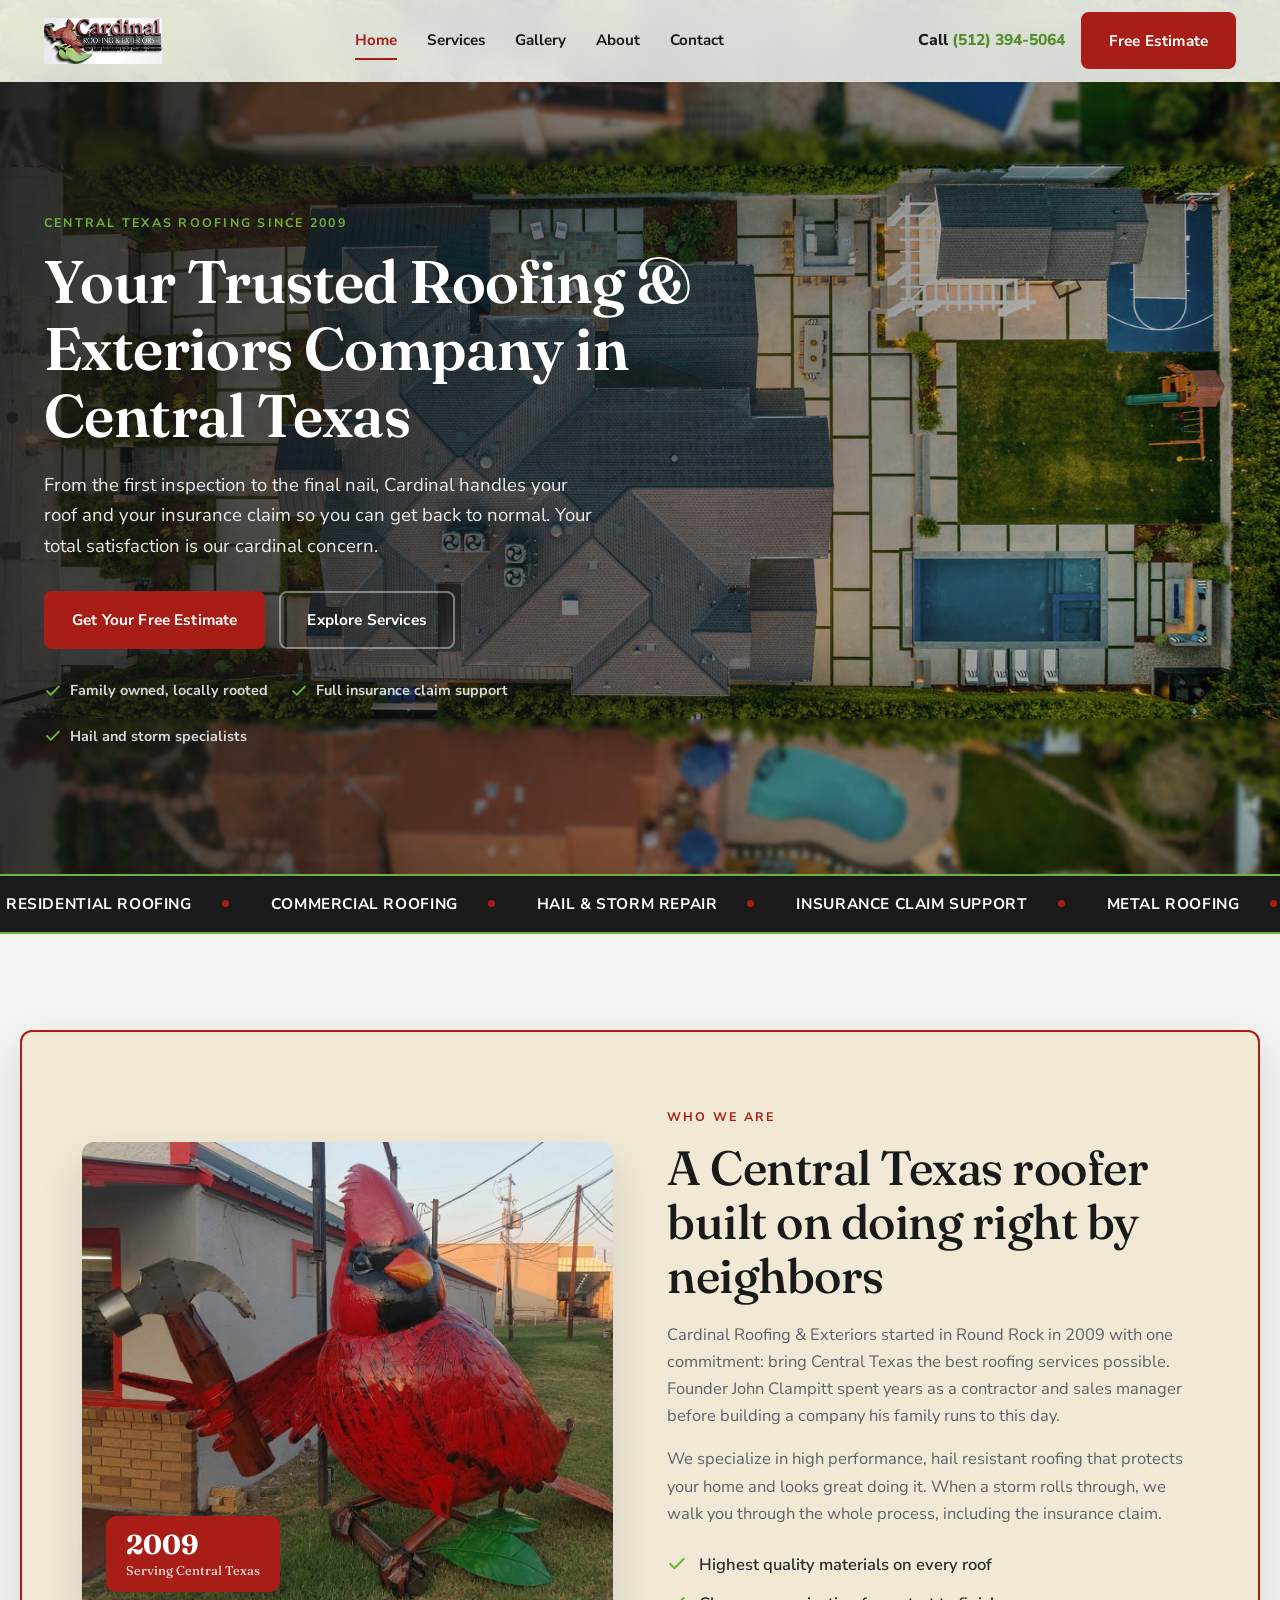
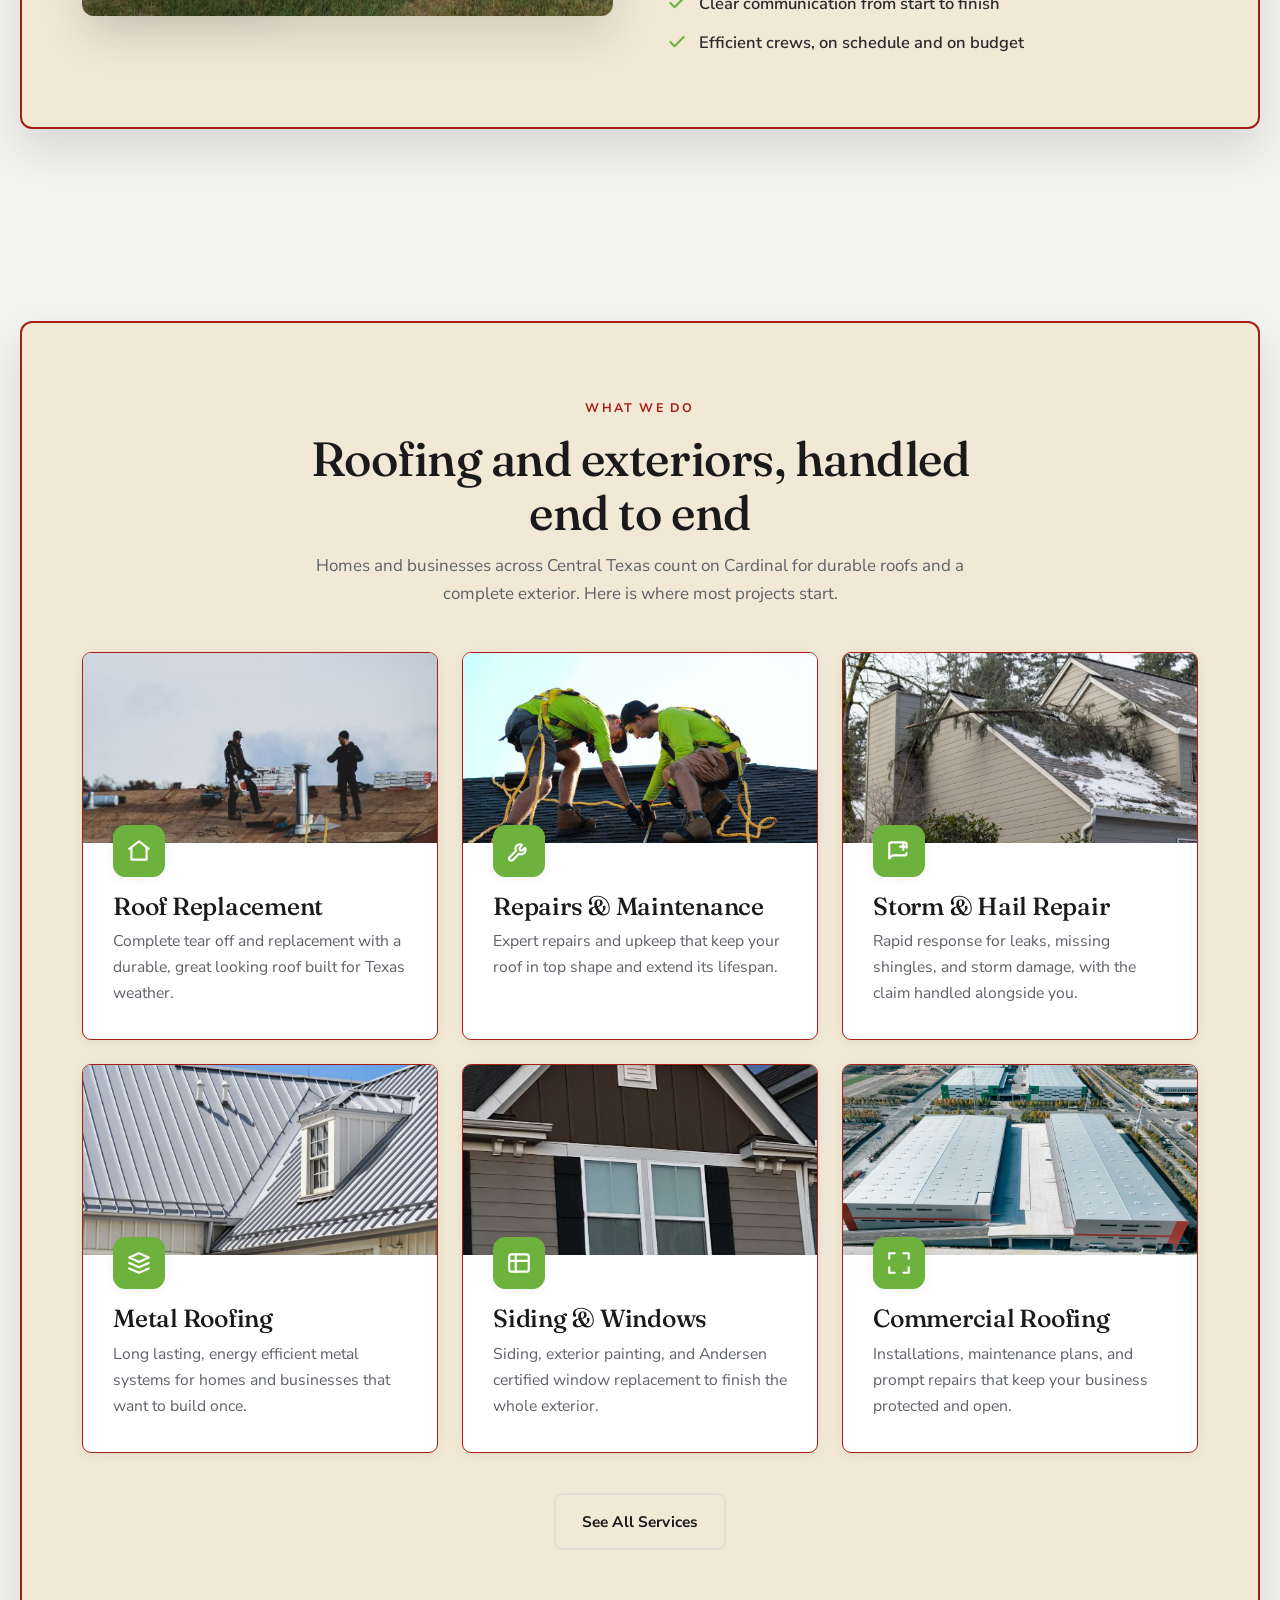
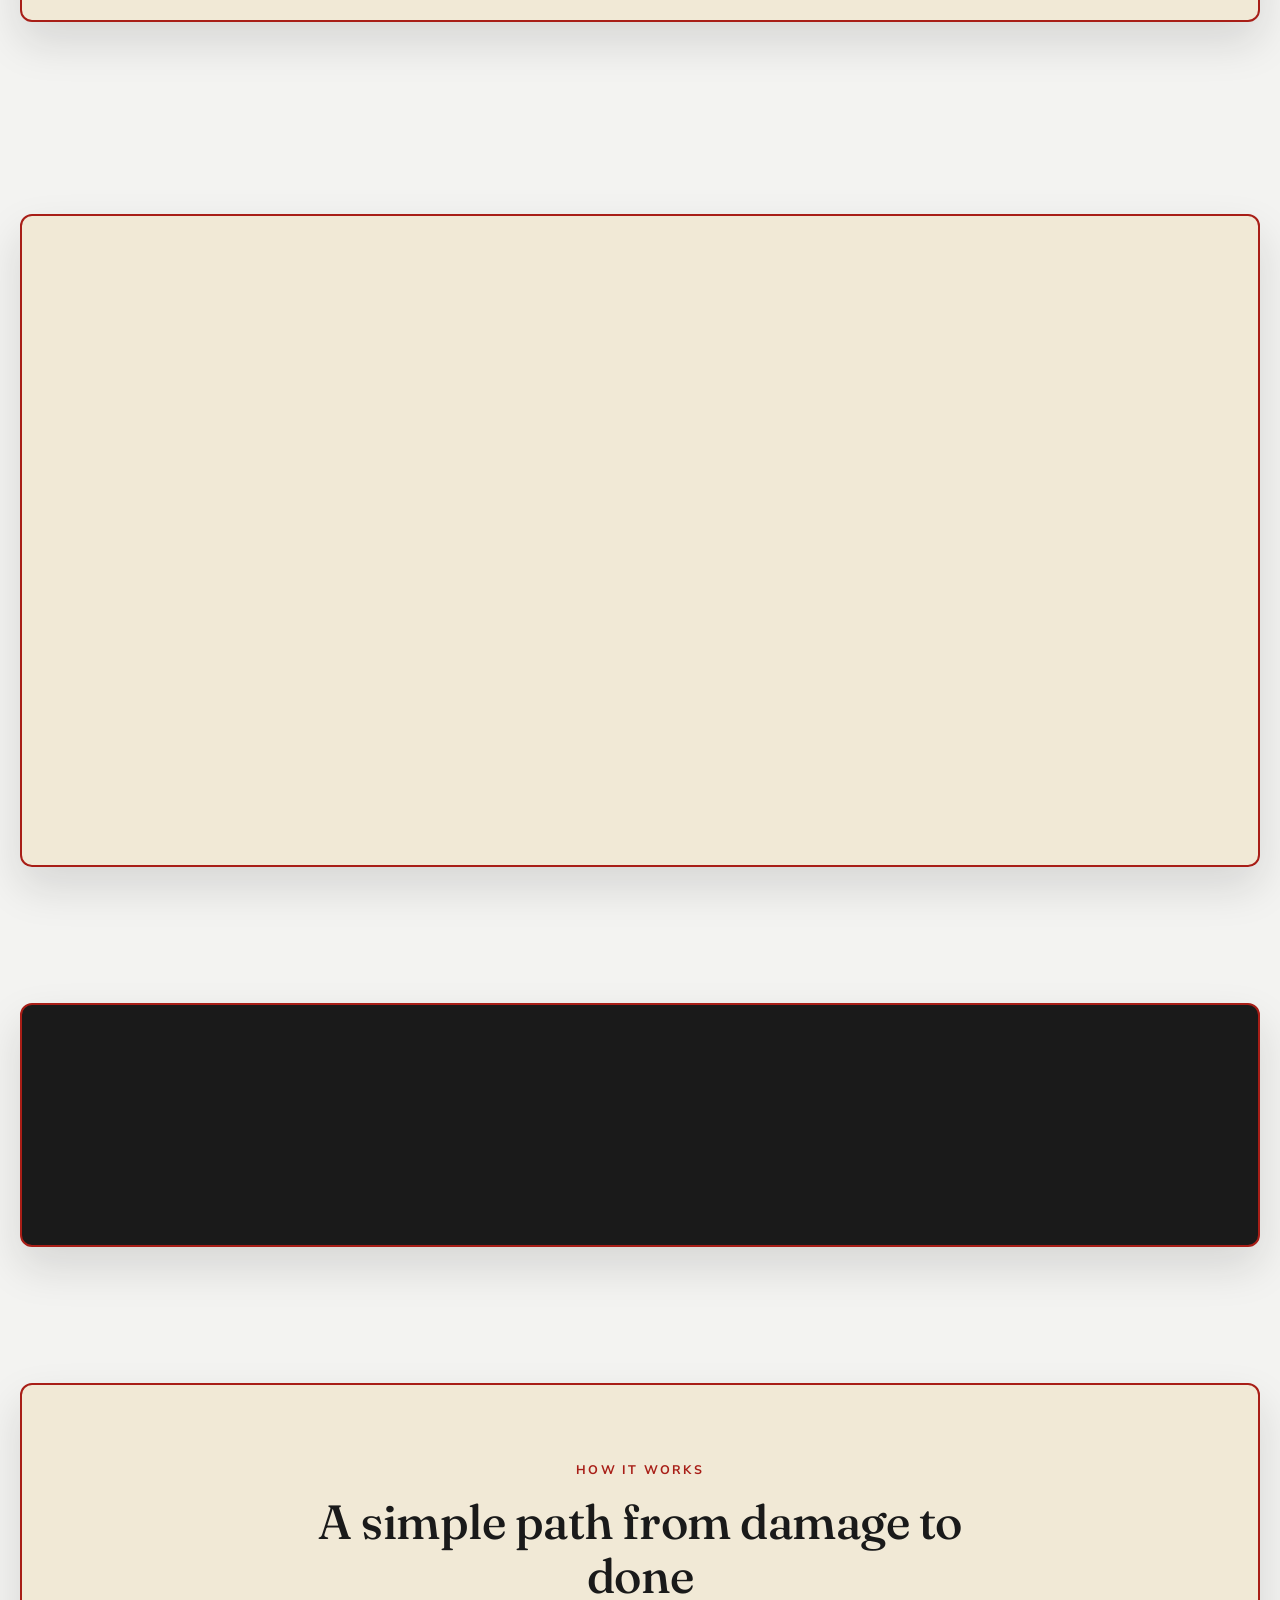
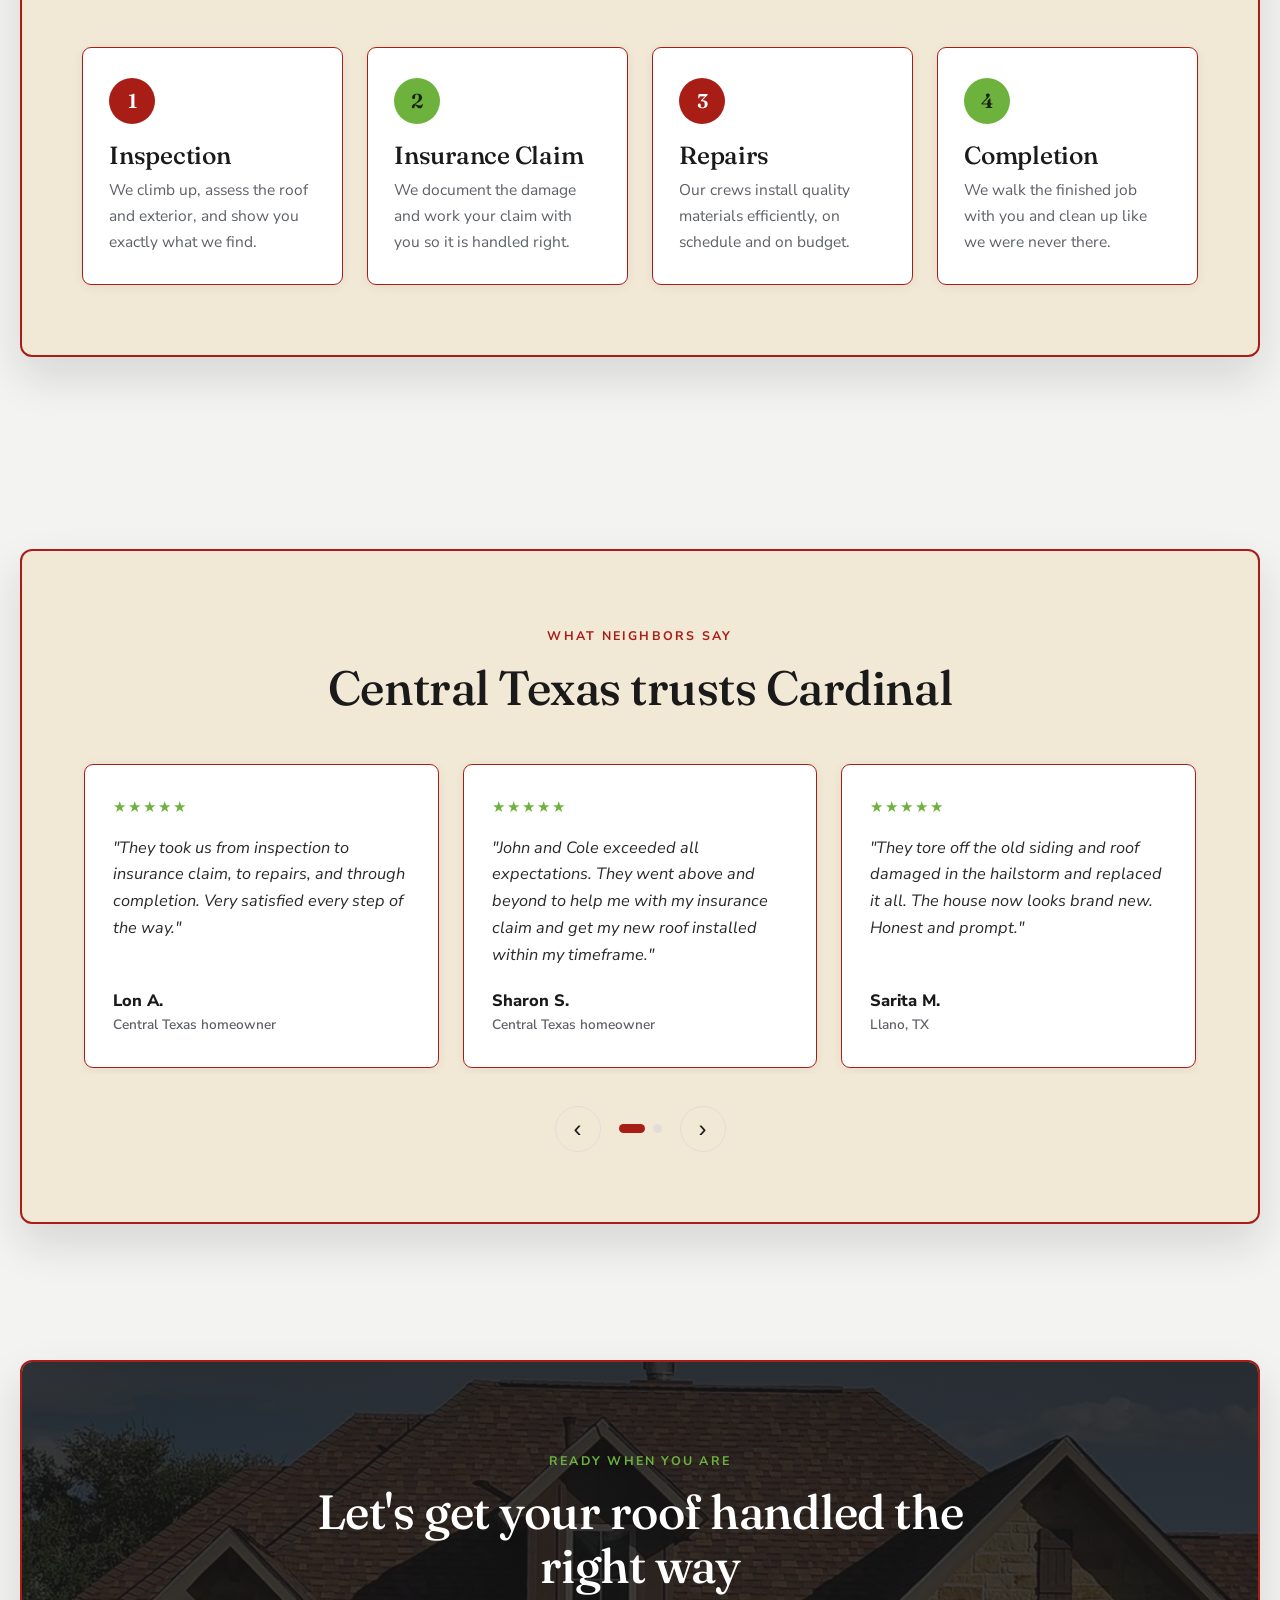
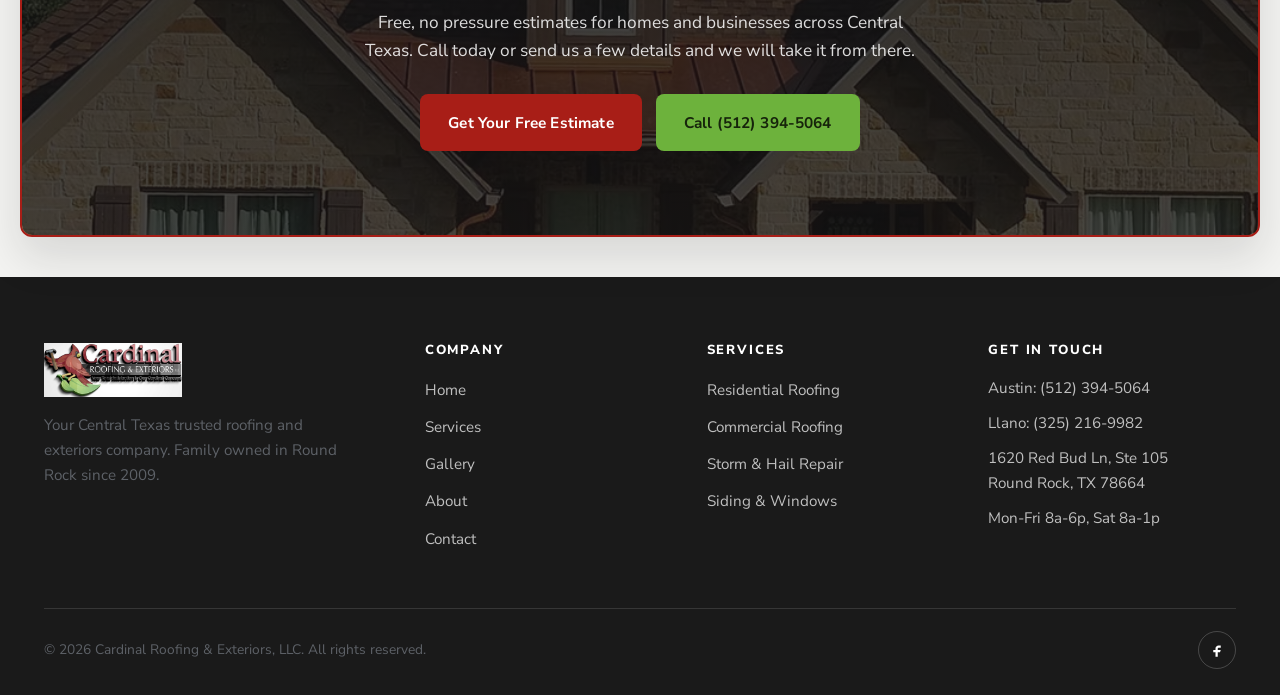
<file: index.html>
<!DOCTYPE html>
<html lang="en">
<head>
  <meta charset="UTF-8" />
  <meta name="viewport" content="width=device-width, initial-scale=1.0" />
  <title>Cardinal Roofing &amp; Exteriors | Trusted Roofers in Central Texas</title>
  <meta name="description" content="Cardinal Roofing & Exteriors is a Round Rock roofing company serving Central Texas since 2009. Residential and commercial roofing, storm and hail repair, and full insurance claim support." />
  <link rel="canonical" href="https://www.cardinalroofs.com/" />
  <meta property="og:type" content="website" />
  <meta property="og:title" content="Cardinal Roofing & Exteriors | Trusted Roofers in Central Texas" />
  <meta property="og:description" content="Residential and commercial roofing, storm and hail repair, and full insurance claim support across Central Texas since 2009." />
  <meta property="og:image" content="assets/og-image.jpg" />
  <link rel="icon" type="image/png" href="assets/favicon.png" />
  <link rel="preconnect" href="https://fonts.googleapis.com" />
  <link rel="preconnect" href="https://fonts.gstatic.com" crossorigin />
  <link href="https://fonts.googleapis.com/css2?family=Fraunces:opsz,wght@9..144,400;9..144,500;9..144,600&family=Nunito+Sans:wght@400;600;700;800&display=swap" rel="stylesheet" />
  <link rel="stylesheet" href="styles.css" />
  <script type="application/ld+json">
  {
    "@context": "https://schema.org",
    "@type": "RoofingContractor",
    "name": "Cardinal Roofing & Exteriors, LLC",
    "image": "https://www.cardinalroofs.com/assets/og-image.jpg",
    "url": "https://www.cardinalroofs.com/",
    "telephone": "+1-512-394-5064",
    "priceRange": "$$",
    "foundingDate": "2009",
    "slogan": "Your Total Satisfaction is Our Cardinal Concern!",
    "address": {
      "@type": "PostalAddress",
      "streetAddress": "1620 Red Bud Ln, Ste 105",
      "addressLocality": "Round Rock",
      "addressRegion": "TX",
      "postalCode": "78664",
      "addressCountry": "US"
    },
    "areaServed": "Central Texas",
    "openingHours": ["Mo-Fr 08:00-18:00", "Sa 08:00-13:00"],
    "sameAs": ["https://www.facebook.com/cardinalroofs/"]
  }
  </script>
</head>
<body data-page="home">

  <!-- NAV -->
  <header class="nav" id="nav">
    <div class="nav-inner">
      <a href="index.html" class="brand" aria-label="Cardinal Roofing and Exteriors home">
        <img src="assets/logo.png" alt="Cardinal Roofing & Exteriors" />
      </a>
      <nav class="nav-links" aria-label="Primary">
        <a href="index.html" data-nav="home">Home</a>
        <a href="services.html" data-nav="services">Services</a>
        <a href="gallery.html" data-nav="gallery">Gallery</a>
        <a href="about.html" data-nav="about">About</a>
        <a href="contact.html" data-nav="contact">Contact</a>
      </nav>
      <div class="nav-cta">
        <span class="nav-phone">Call <span>(512) 394-5064</span></span>
        <a href="contact.html" class="btn btn-primary">Free Estimate</a>
      </div>
      <button class="hamburger" aria-label="Menu" aria-expanded="false"><span></span><span></span><span></span></button>
    </div>
  </header>

  <!-- HERO -->
  <section class="hero" style="background-image:url('assets/hero-home.jpg')">
    <div class="container">
      <div class="hero-content">
        <span class="eyebrow">Central Texas Roofing Since 2009</span>
        <h1>Your Trusted Roofing &amp; Exteriors Company in Central Texas</h1>
        <p>From the first inspection to the final nail, Cardinal handles your roof and your insurance claim so you can get back to normal. Your total satisfaction is our cardinal concern.</p>
        <div class="hero-actions">
          <a href="contact.html" class="btn btn-primary">Get Your Free Estimate</a>
          <a href="services.html" class="btn btn-ghost-light">Explore Services</a>
        </div>
        <div class="hero-trust">
          <span><svg width="18" height="18" viewBox="0 0 24 24" fill="none" stroke="currentColor" stroke-width="2.4" stroke-linecap="round" stroke-linejoin="round"><path d="M20 6 9 17l-5-5"/></svg> Family owned, locally rooted</span>
          <span><svg width="18" height="18" viewBox="0 0 24 24" fill="none" stroke="currentColor" stroke-width="2.4" stroke-linecap="round" stroke-linejoin="round"><path d="M20 6 9 17l-5-5"/></svg> Full insurance claim support</span>
          <span><svg width="18" height="18" viewBox="0 0 24 24" fill="none" stroke="currentColor" stroke-width="2.4" stroke-linecap="round" stroke-linejoin="round"><path d="M20 6 9 17l-5-5"/></svg> Hail and storm specialists</span>
        </div>
      </div>
    </div>
  </section>

  <!-- MARQUEE -->
  <div class="marquee" aria-hidden="true">
    <div class="marquee-track">
      <span class="marquee-item">Residential Roofing</span>
      <span class="marquee-item">Commercial Roofing</span>
      <span class="marquee-item">Hail &amp; Storm Repair</span>
      <span class="marquee-item">Insurance Claim Support</span>
      <span class="marquee-item">Metal Roofing</span>
      <span class="marquee-item">Siding &amp; Windows</span>
      <span class="marquee-item">Serving Central Texas</span>
      <span class="marquee-item">Residential Roofing</span>
      <span class="marquee-item">Commercial Roofing</span>
      <span class="marquee-item">Hail &amp; Storm Repair</span>
      <span class="marquee-item">Insurance Claim Support</span>
      <span class="marquee-item">Metal Roofing</span>
      <span class="marquee-item">Siding &amp; Windows</span>
      <span class="marquee-item">Serving Central Texas</span>
    </div>
  </div>

  <!-- INTRO -->
  <section class="section card-section">
    <div class="container">
      <div class="split reveal">
        <div class="split-media">
          <img src="assets/intro-main.jpg" alt="Cardinal Roofing crew installing a new residential roof" />
          <div class="media-badge"><strong>2009</strong><span>Serving Central Texas</span></div>
        </div>
        <div class="split-body">
          <span class="eyebrow">Who We Are</span>
          <h2>A Central Texas roofer built on doing right by neighbors</h2>
          <p>Cardinal Roofing &amp; Exteriors started in Round Rock in 2009 with one commitment: bring Central Texas the best roofing services possible. Founder John Clampitt spent years as a contractor and sales manager before building a company his family runs to this day.</p>
          <p>We specialize in high performance, hail resistant roofing that protects your home and looks great doing it. When a storm rolls through, we walk you through the whole process, including the insurance claim.</p>
          <ul class="checklist">
            <li><svg width="20" height="20" viewBox="0 0 24 24" fill="none" stroke="currentColor" stroke-width="2.6" stroke-linecap="round" stroke-linejoin="round"><path d="M20 6 9 17l-5-5"/></svg> Highest quality materials on every roof</li>
            <li><svg width="20" height="20" viewBox="0 0 24 24" fill="none" stroke="currentColor" stroke-width="2.6" stroke-linecap="round" stroke-linejoin="round"><path d="M20 6 9 17l-5-5"/></svg> Clear communication from start to finish</li>
            <li><svg width="20" height="20" viewBox="0 0 24 24" fill="none" stroke="currentColor" stroke-width="2.6" stroke-linecap="round" stroke-linejoin="round"><path d="M20 6 9 17l-5-5"/></svg> Efficient crews, on schedule and on budget</li>
          </ul>
        </div>
      </div>
    </div>
  </section>

  <!-- SERVICES PREVIEW -->
  <section class="section section-soft card-section">
    <div class="container">
      <div class="section-head center reveal">
        <span class="eyebrow">What We Do</span>
        <h2>Roofing and exteriors, handled end to end</h2>
        <p>Homes and businesses across Central Texas count on Cardinal for durable roofs and a complete exterior. Here is where most projects start.</p>
      </div>
      <div class="grid grid-3">
        <article class="tile tile--photo reveal">
          <img class="tile-photo" src="assets/service-roof-replacement.jpg" alt="New roof replacement on a Central Texas home" />
          <div class="tile-inner">
            <div class="tile-icon"><svg width="26" height="26" viewBox="0 0 24 24" fill="none" stroke="currentColor" stroke-width="2" stroke-linecap="round" stroke-linejoin="round"><path d="m3 10 9-7 9 7"/><path d="M5 9v11h14V9"/></svg></div>
            <h3>Roof Replacement</h3>
            <p>Complete tear off and replacement with a durable, great looking roof built for Texas weather.</p>
          </div>
        </article>
        <article class="tile tile--photo reveal">
          <img class="tile-photo" src="assets/service-repairs.jpg" alt="Roofer repairing a residential roof" />
          <div class="tile-inner">
            <div class="tile-icon"><svg width="26" height="26" viewBox="0 0 24 24" fill="none" stroke="currentColor" stroke-width="2" stroke-linecap="round" stroke-linejoin="round"><path d="M14.7 6.3a4 4 0 0 0-5.4 5.4l-6 6a2 2 0 0 0 2.8 2.8l6-6a4 4 0 0 0 5.4-5.4l-2.5 2.5-2.1-.4-.4-2.1z"/></svg></div>
            <h3>Repairs &amp; Maintenance</h3>
            <p>Expert repairs and upkeep that keep your roof in top shape and extend its lifespan.</p>
          </div>
        </article>
        <article class="tile tile--photo reveal">
          <img class="tile-photo" src="assets/service-storm.jpg" alt="Storm and hail damaged roof" />
          <div class="tile-inner">
            <div class="tile-icon"><svg width="26" height="26" viewBox="0 0 24 24" fill="none" stroke="currentColor" stroke-width="2" stroke-linecap="round" stroke-linejoin="round"><path d="M19 9V6a2 2 0 0 0-2-2H5a2 2 0 0 0-2 2v13l3-3h11a2 2 0 0 0 2-2"/><path d="M13 8h6"/><path d="M16 5v6"/></svg></div>
            <h3>Storm &amp; Hail Repair</h3>
            <p>Rapid response for leaks, missing shingles, and storm damage, with the claim handled alongside you.</p>
          </div>
        </article>
        <article class="tile tile--photo reveal">
          <img class="tile-photo" src="assets/service-metal.jpg" alt="Metal roof on a Central Texas property" />
          <div class="tile-inner">
            <div class="tile-icon"><svg width="26" height="26" viewBox="0 0 24 24" fill="none" stroke="currentColor" stroke-width="2" stroke-linecap="round" stroke-linejoin="round"><path d="m3 7 9-4 9 4-9 4-9-4z"/><path d="m3 12 9 4 9-4"/><path d="m3 17 9 4 9-4"/></svg></div>
            <h3>Metal Roofing</h3>
            <p>Long lasting, energy efficient metal systems for homes and businesses that want to build once.</p>
          </div>
        </article>
        <article class="tile tile--photo reveal">
          <img class="tile-photo" src="assets/service-siding.jpg" alt="New siding and windows on a home" />
          <div class="tile-inner">
            <div class="tile-icon"><svg width="26" height="26" viewBox="0 0 24 24" fill="none" stroke="currentColor" stroke-width="2" stroke-linecap="round" stroke-linejoin="round"><rect x="3" y="4" width="18" height="16" rx="2"/><path d="M3 10h18M9 4v16"/></svg></div>
            <h3>Siding &amp; Windows</h3>
            <p>Siding, exterior painting, and Andersen certified window replacement to finish the whole exterior.</p>
          </div>
        </article>
        <article class="tile tile--photo reveal">
          <img class="tile-photo" src="assets/service-commercial.jpg" alt="Commercial building roof" />
          <div class="tile-inner">
            <div class="tile-icon"><svg width="26" height="26" viewBox="0 0 24 24" fill="none" stroke="currentColor" stroke-width="2" stroke-linecap="round" stroke-linejoin="round"><path d="M16 3h5v5"/><path d="M8 3H3v5"/><path d="M3 16v5h5"/><path d="M16 21h5v-5"/></svg></div>
            <h3>Commercial Roofing</h3>
            <p>Installations, maintenance plans, and prompt repairs that keep your business protected and open.</p>
          </div>
        </article>
      </div>
      <div class="section-head center" style="margin: 40px auto 0;">
        <a href="services.html" class="btn btn-outline">See All Services</a>
      </div>
    </div>
  </section>

  <!-- STORM / INSURANCE FEATURE -->
  <section class="section card-section">
    <div class="container">
      <div class="split reverse reveal">
        <div class="split-media">
          <img src="assets/storm-insurance.jpg" alt="Roof with hail damage being inspected for an insurance claim" />
          <div class="media-badge" style="background:var(--green);color:#16240b;"><strong>Claims</strong><span>Handled with you</span></div>
        </div>
        <div class="split-body">
          <span class="eyebrow">Storm &amp; Insurance Claims</span>
          <h2>We take you from inspection to insurance claim to done</h2>
          <p>After a Central Texas hailstorm, the roof is only half the job. The paperwork is the other half. Cardinal inspects the damage, documents it, and works your claim right alongside you so nothing falls through the cracks.</p>
          <p>Our customers say it best: we take them from inspection, to the insurance claim, to repairs, and through completion, satisfied every step of the way.</p>
          <div class="hero-actions" style="margin-top:26px;">
            <a href="contact.html" class="btn btn-primary">Start Your Claim</a>
          </div>
        </div>
      </div>
    </div>
  </section>

  <!-- STATS -->
  <section class="stats">
    <div class="container">
      <div class="grid grid-4">
        <div class="stat reveal"><strong>2009</strong><span>Serving Central TX Since</span></div>
        <div class="stat reveal"><strong>19<em>+</em></strong><span>Central Texas Towns</span></div>
        <div class="stat reveal"><strong>100<em>%</em></strong><span>Insurance Claim Support</span></div>
        <div class="stat reveal"><strong>5<em>&#9733;</em></strong><span>Homeowner Rated</span></div>
      </div>
    </div>
  </section>

  <!-- PROCESS -->
  <section class="section card-section">
    <div class="container">
      <div class="section-head center reveal">
        <span class="eyebrow">How It Works</span>
        <h2>A simple path from damage to done</h2>
      </div>
      <div class="grid grid-4 steps">
        <div class="step reveal"><div class="step-num">1</div><h3>Inspection</h3><p>We climb up, assess the roof and exterior, and show you exactly what we find.</p></div>
        <div class="step reveal"><div class="step-num">2</div><h3>Insurance Claim</h3><p>We document the damage and work your claim with you so it is handled right.</p></div>
        <div class="step reveal"><div class="step-num">3</div><h3>Repairs</h3><p>Our crews install quality materials efficiently, on schedule and on budget.</p></div>
        <div class="step reveal"><div class="step-num">4</div><h3>Completion</h3><p>We walk the finished job with you and clean up like we were never there.</p></div>
      </div>
    </div>
  </section>

  <!-- TESTIMONIALS -->
  <section class="section section-soft card-section">
    <div class="container">
      <div class="section-head center reveal">
        <span class="eyebrow">What Neighbors Say</span>
        <h2>Central Texas trusts Cardinal</h2>
      </div>
      <div class="carousel reveal" data-carousel>
        <div class="carousel-viewport">
          <div class="carousel-track">
            <figure class="quote carousel-slide">
              <div class="stars">&#9733;&#9733;&#9733;&#9733;&#9733;</div>
              <p>"They took us from inspection to insurance claim, to repairs, and through completion. Very satisfied every step of the way."</p>
              <figcaption class="who">Lon A.<span>Central Texas homeowner</span></figcaption>
            </figure>
            <figure class="quote carousel-slide">
              <div class="stars">&#9733;&#9733;&#9733;&#9733;&#9733;</div>
              <p>"John and Cole exceeded all expectations. They went above and beyond to help me with my insurance claim and get my new roof installed within my timeframe."</p>
              <figcaption class="who">Sharon S.<span>Central Texas homeowner</span></figcaption>
            </figure>
            <figure class="quote carousel-slide">
              <div class="stars">&#9733;&#9733;&#9733;&#9733;&#9733;</div>
              <p>"They tore off the old siding and roof damaged in the hailstorm and replaced it all. The house now looks brand new. Honest and prompt."</p>
              <figcaption class="who">Sarita M.<span>Llano, TX</span></figcaption>
            </figure>
            <figure class="quote carousel-slide">
              <div class="stars">&#9733;&#9733;&#9733;&#9733;&#9733;</div>
              <p>"Cardinal just finished my roof. They are very professional and do a great job. I highly recommend them."</p>
              <figcaption class="who">Kay W.<span>Central Texas homeowner</span></figcaption>
            </figure>
            <figure class="quote carousel-slide">
              <div class="stars">&#9733;&#9733;&#9733;&#9733;&#9733;</div>
              <p>"I could not be happier with the experience we had with Cardinal. After the hail storm we needed our roof and gutters replaced, and they handled all of it."</p>
              <figcaption class="who">Clay J.<span>Central Texas homeowner</span></figcaption>
            </figure>
            <figure class="quote carousel-slide">
              <div class="stars">&#9733;&#9733;&#9733;&#9733;&#9733;</div>
              <p>"I could not be more pleased with my new roof. The whole team was friendly, efficient, and did great work."</p>
              <figcaption class="who">Janet D.<span>Central Texas homeowner</span></figcaption>
            </figure>
          </div>
        </div>
        <div class="carousel-nav">
          <button class="carousel-btn carousel-prev" type="button" aria-label="Previous reviews">&#8249;</button>
          <div class="carousel-dots"></div>
          <button class="carousel-btn carousel-next" type="button" aria-label="Next reviews">&#8250;</button>
        </div>
      </div>
    </div>
  </section>

  <!-- CTA -->
  <section class="cta-strip">
    <div class="container" style="background-image:url('assets/cta-bg.jpg')">
      <span class="eyebrow on-dark">Ready When You Are</span>
      <h2>Let's get your roof handled the right way</h2>
      <p>Free, no pressure estimates for homes and businesses across Central Texas. Call today or send us a few details and we will take it from there.</p>
      <div class="cta-actions">
        <a href="contact.html" class="btn btn-primary">Get Your Free Estimate</a>
        <a href="tel:+15123945064" class="btn btn-green">Call (512) 394-5064</a>
      </div>
    </div>
  </section>

  <!-- FOOTER -->
  <footer class="footer">
    <div class="container">
      <div class="footer-grid">
        <div class="footer-brand">
          <img src="assets/logo.png" alt="Cardinal Roofing & Exteriors" />
          <p>Your Central Texas trusted roofing and exteriors company. Family owned in Round Rock since 2009.</p>
        </div>
        <div>
          <h4>Company</h4>
          <ul>
            <li><a href="index.html">Home</a></li>
            <li><a href="services.html">Services</a></li>
            <li><a href="gallery.html">Gallery</a></li>
            <li><a href="about.html">About</a></li>
            <li><a href="contact.html">Contact</a></li>
          </ul>
        </div>
        <div>
          <h4>Services</h4>
          <ul>
            <li><a href="services.html">Residential Roofing</a></li>
            <li><a href="services.html">Commercial Roofing</a></li>
            <li><a href="services.html">Storm &amp; Hail Repair</a></li>
            <li><a href="services.html">Siding &amp; Windows</a></li>
          </ul>
        </div>
        <div>
          <h4>Get In Touch</h4>
          <address>
            <p><a href="tel:+15123945064">Austin: (512) 394-5064</a></p>
            <p><a href="tel:+13252169982">Llano: (325) 216-9982</a></p>
            <p>1620 Red Bud Ln, Ste 105<br />Round Rock, TX 78664</p>
            <p>Mon-Fri 8a-6p, Sat 8a-1p</p>
          </address>
        </div>
      </div>
      <div class="footer-bottom">
        <p>&copy; 2026 Cardinal Roofing &amp; Exteriors, LLC. All rights reserved.</p>
        <div class="socials">
          <a href="https://www.facebook.com/cardinalroofs/" aria-label="Facebook" target="_blank" rel="noopener"><svg width="18" height="18" viewBox="0 0 24 24" fill="currentColor"><path d="M14 9h3V6h-3c-2.2 0-4 1.8-4 4v2H7v3h3v6h3v-6h3l1-3h-4v-2c0-.6.4-1 1-1z"/></svg></a>
        </div>
      </div>
    </div>
  </footer>

  <script src="script.js"></script>
</body>
</html>
</file>
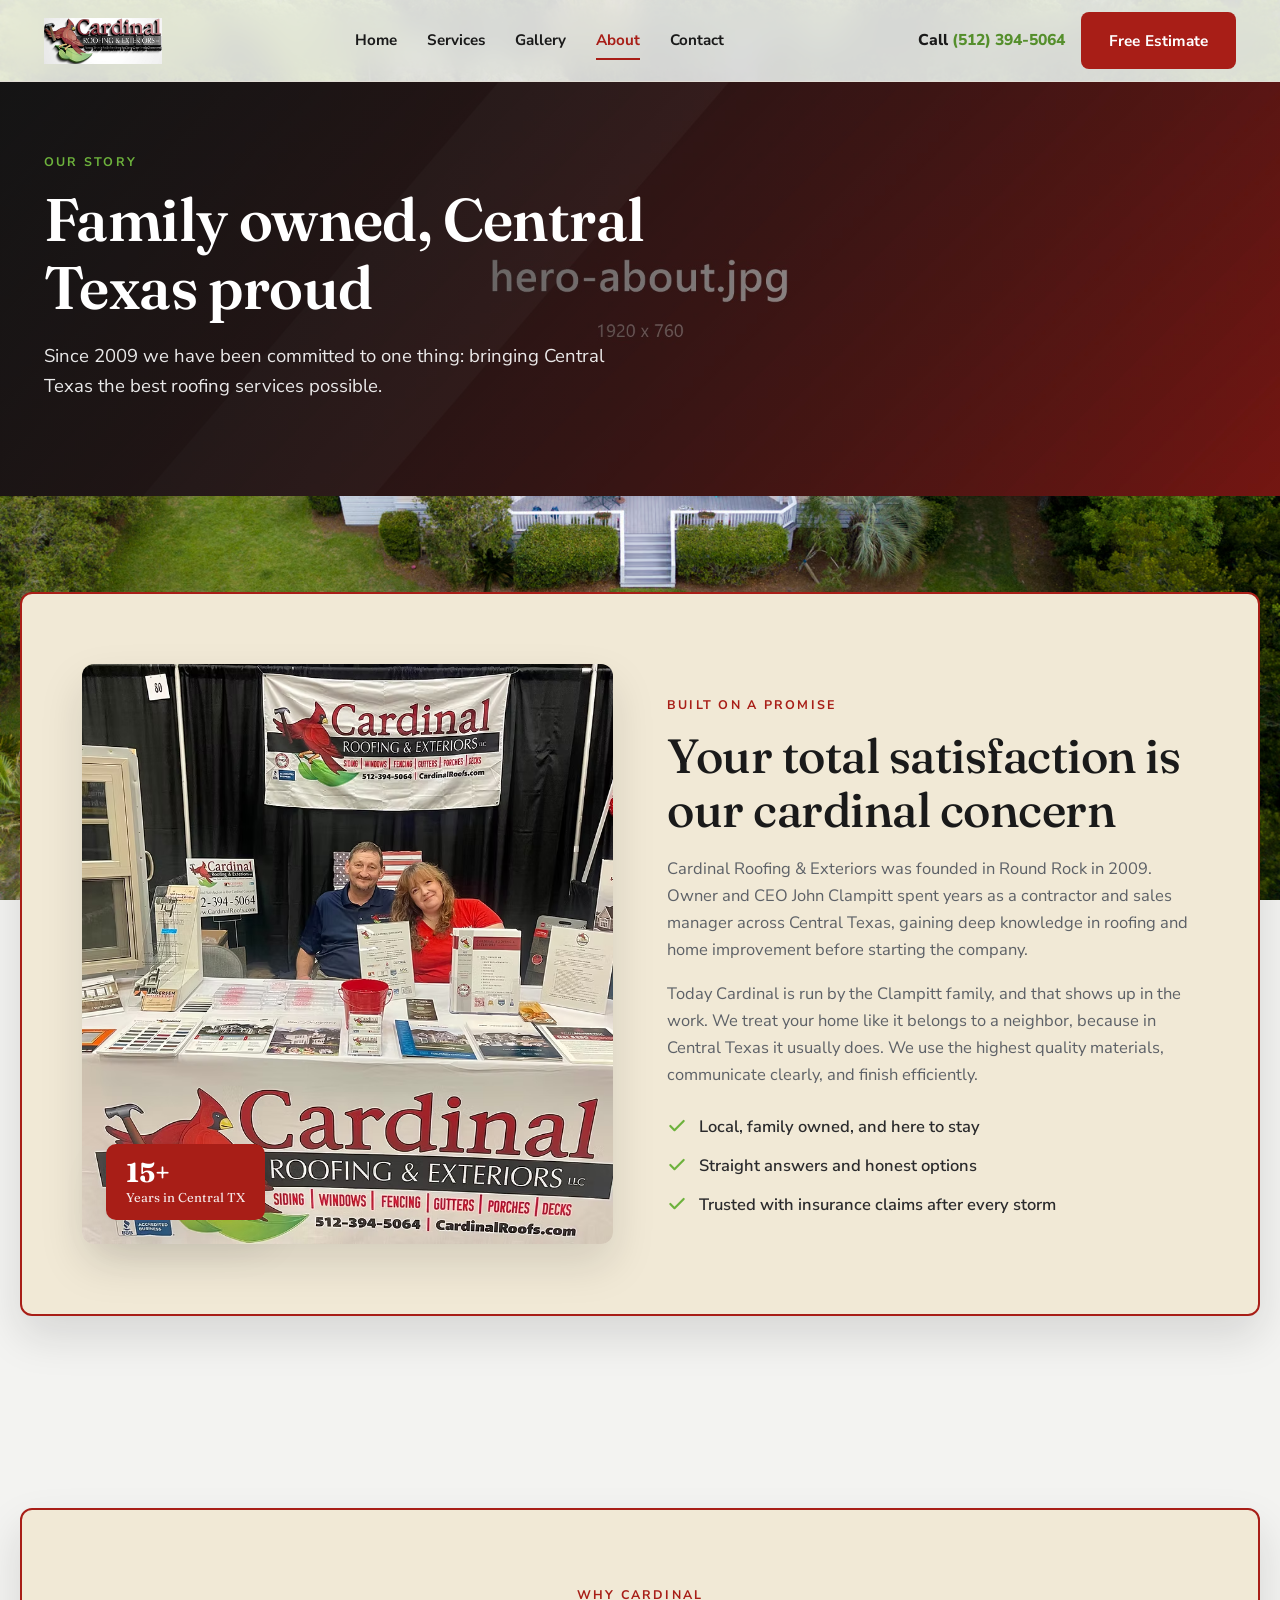
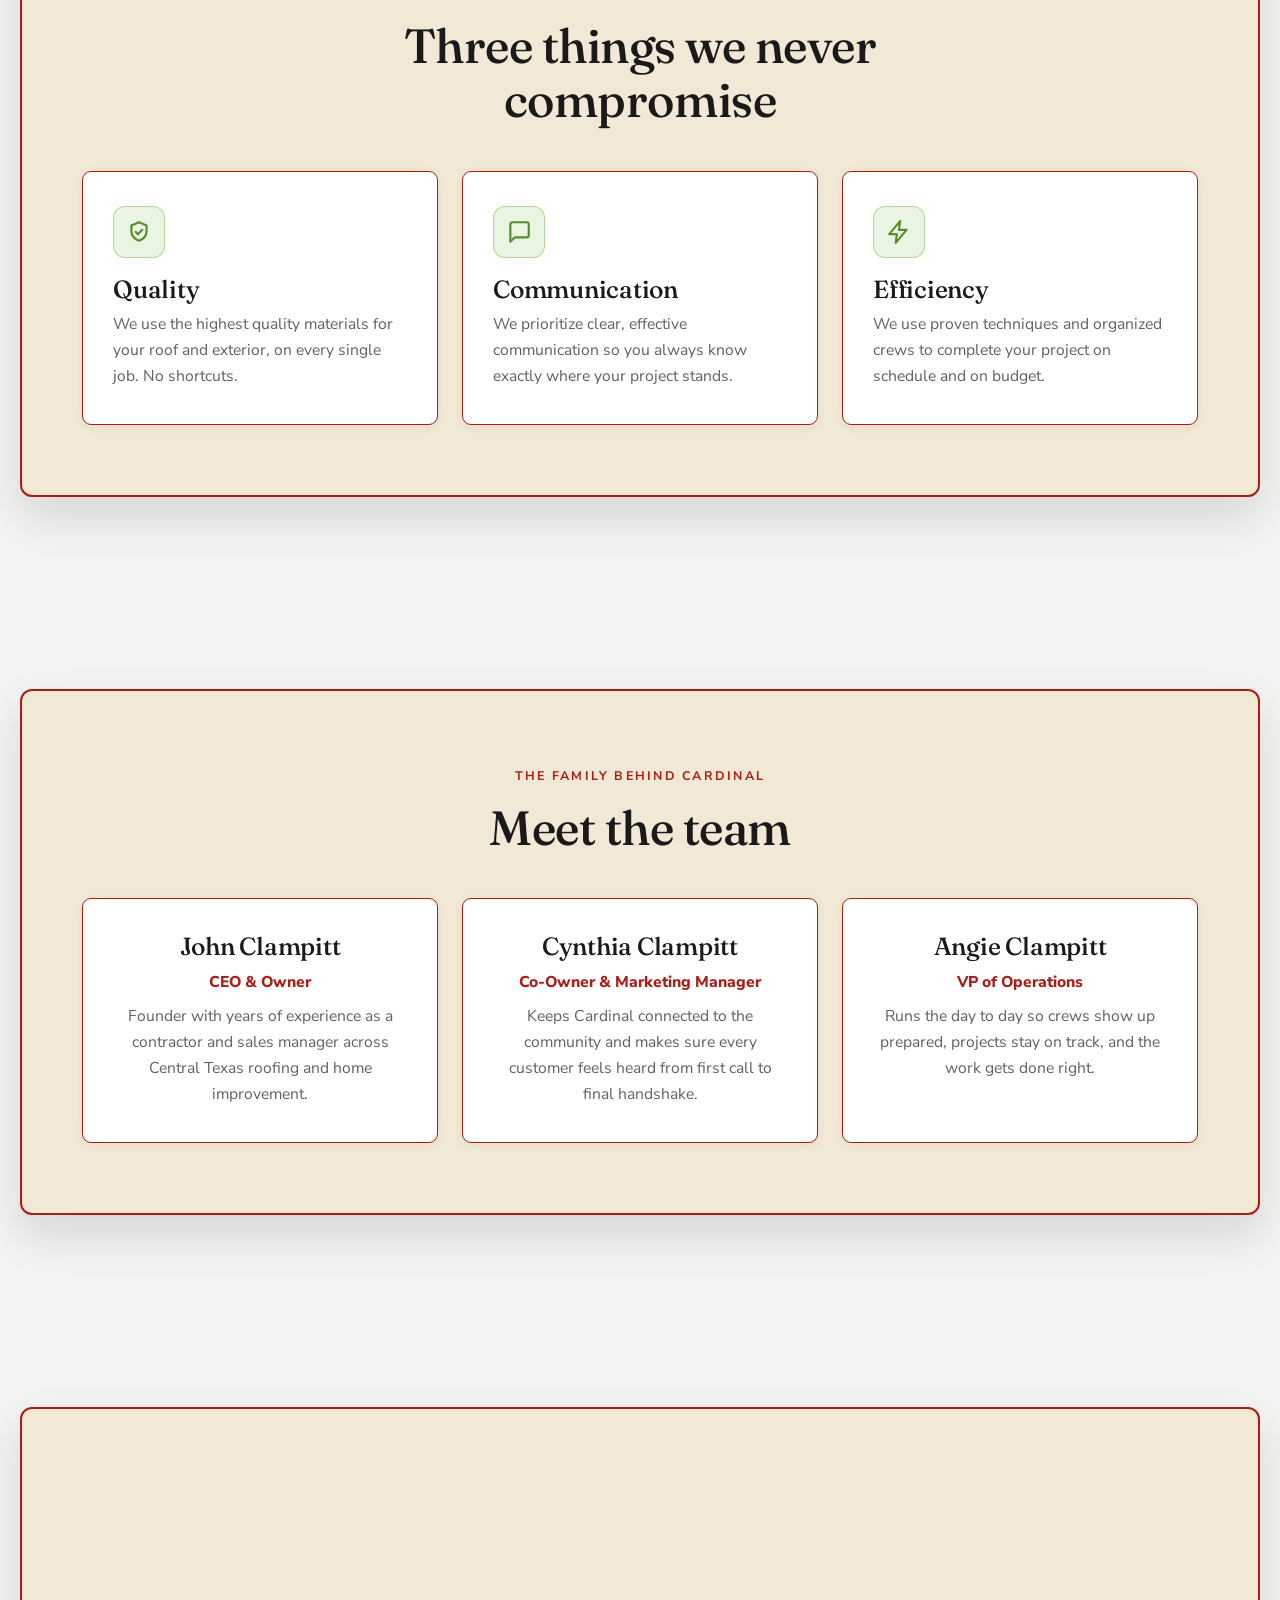
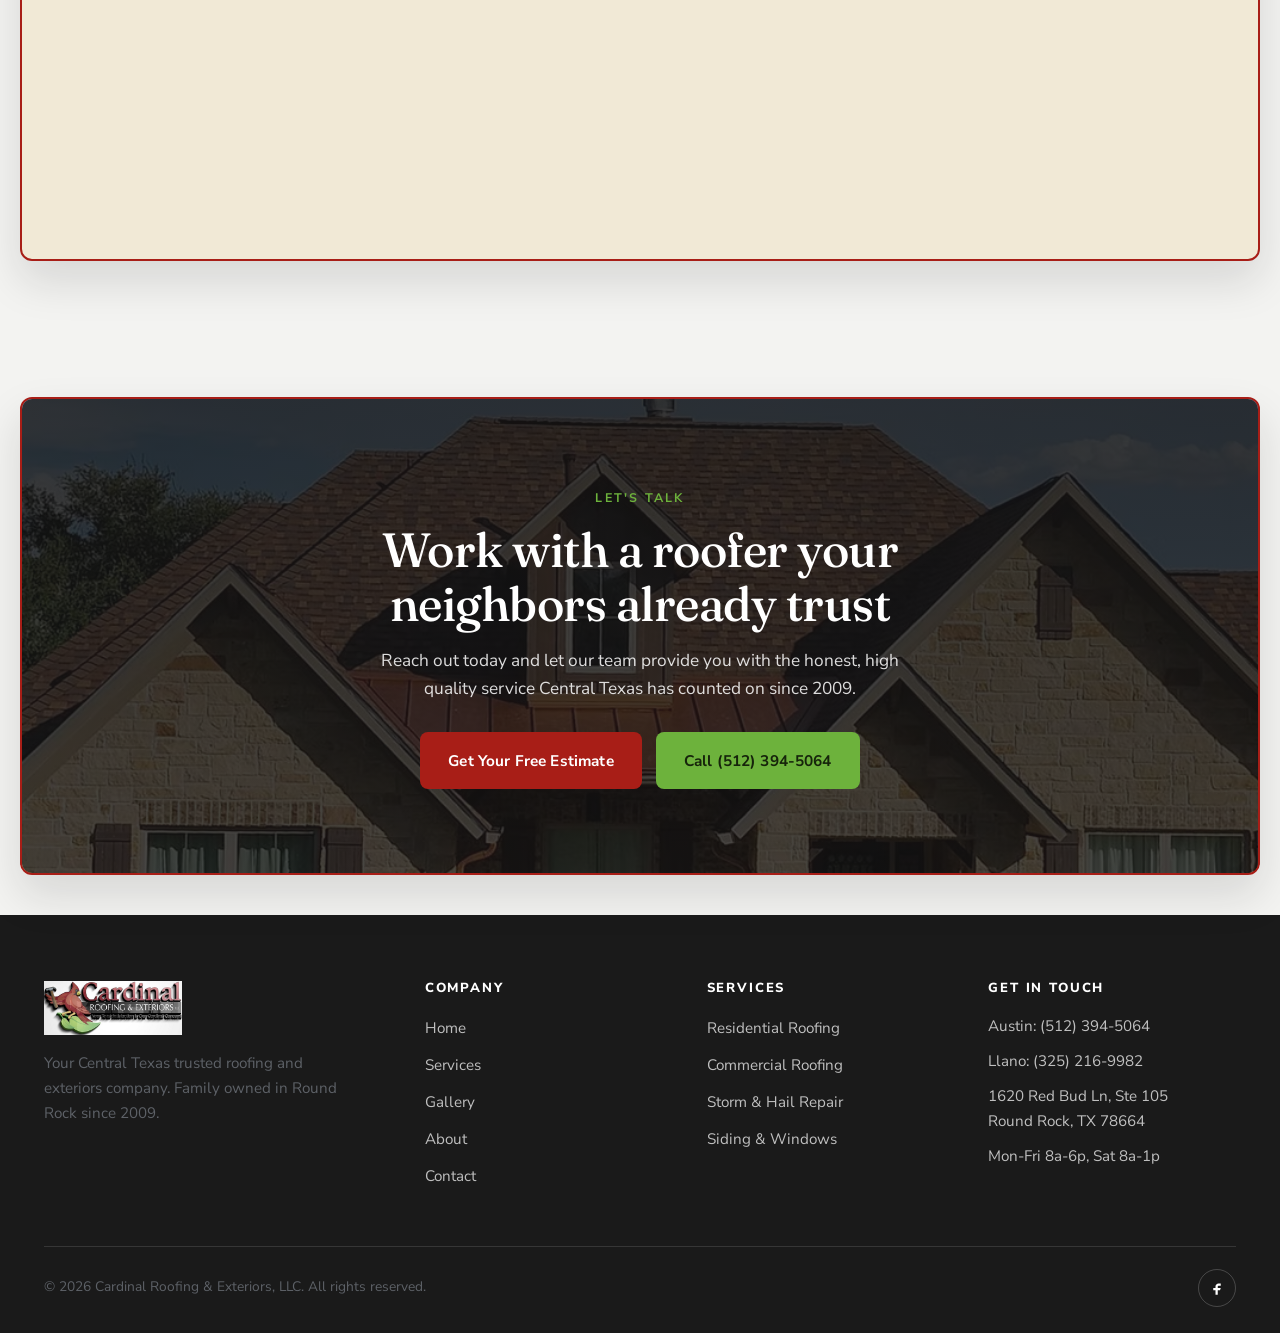
<file: about.html>
<!DOCTYPE html>
<html lang="en">
<head>
  <meta charset="UTF-8" />
  <meta name="viewport" content="width=device-width, initial-scale=1.0" />
  <title>About Cardinal Roofing &amp; Exteriors | Family Owned Since 2009</title>
  <meta name="description" content="Cardinal Roofing & Exteriors is a family owned Round Rock roofing company serving Central Texas since 2009. Meet the team and the values behind every roof." />
  <link rel="canonical" href="https://www.cardinalroofs.com/about.html" />
  <meta property="og:type" content="website" />
  <meta property="og:title" content="About Cardinal Roofing & Exteriors" />
  <meta property="og:description" content="Family owned in Round Rock since 2009, committed to bringing Central Texas the best roofing possible." />
  <meta property="og:image" content="assets/og-image.jpg" />
  <link rel="icon" type="image/png" href="assets/favicon.png" />
  <link rel="preconnect" href="https://fonts.googleapis.com" />
  <link rel="preconnect" href="https://fonts.gstatic.com" crossorigin />
  <link href="https://fonts.googleapis.com/css2?family=Fraunces:opsz,wght@9..144,400;9..144,500;9..144,600&family=Nunito+Sans:wght@400;600;700;800&display=swap" rel="stylesheet" />
  <link rel="stylesheet" href="styles.css" />
</head>
<body data-page="about">

  <header class="nav" id="nav">
    <div class="nav-inner">
      <a href="index.html" class="brand" aria-label="Cardinal Roofing and Exteriors home">
        <img src="assets/logo.png" alt="Cardinal Roofing & Exteriors" />
      </a>
      <nav class="nav-links" aria-label="Primary">
        <a href="index.html" data-nav="home">Home</a>
        <a href="services.html" data-nav="services">Services</a>
        <a href="gallery.html" data-nav="gallery">Gallery</a>
        <a href="about.html" data-nav="about">About</a>
        <a href="contact.html" data-nav="contact">Contact</a>
      </nav>
      <div class="nav-cta">
        <span class="nav-phone">Call <span>(512) 394-5064</span></span>
        <a href="contact.html" class="btn btn-primary">Free Estimate</a>
      </div>
      <button class="hamburger" aria-label="Menu" aria-expanded="false"><span></span><span></span><span></span></button>
    </div>
  </header>

  <!-- PAGE HERO -->
  <section class="hero page-hero" style="background-image:url('assets/hero-about.jpg')">
    <div class="container">
      <div class="hero-content">
        <span class="eyebrow">Our Story</span>
        <h1>Family owned, Central Texas proud</h1>
        <p>Since 2009 we have been committed to one thing: bringing Central Texas the best roofing services possible.</p>
      </div>
    </div>
  </section>

  <!-- STORY -->
  <section class="section card-section">
    <div class="container">
      <div class="split reveal">
        <div class="split-media">
          <img src="assets/about-main.jpg" alt="The Cardinal Roofing team on a completed job" />
          <div class="media-badge"><strong>15+</strong><span>Years in Central TX</span></div>
        </div>
        <div class="split-body">
          <span class="eyebrow">Built On A Promise</span>
          <h2>Your total satisfaction is our cardinal concern</h2>
          <p>Cardinal Roofing &amp; Exteriors was founded in Round Rock in 2009. Owner and CEO John Clampitt spent years as a contractor and sales manager across Central Texas, gaining deep knowledge in roofing and home improvement before starting the company.</p>
          <p>Today Cardinal is run by the Clampitt family, and that shows up in the work. We treat your home like it belongs to a neighbor, because in Central Texas it usually does. We use the highest quality materials, communicate clearly, and finish efficiently.</p>
          <ul class="checklist">
            <li><svg width="20" height="20" viewBox="0 0 24 24" fill="none" stroke="currentColor" stroke-width="2.6" stroke-linecap="round" stroke-linejoin="round"><path d="M20 6 9 17l-5-5"/></svg> Local, family owned, and here to stay</li>
            <li><svg width="20" height="20" viewBox="0 0 24 24" fill="none" stroke="currentColor" stroke-width="2.6" stroke-linecap="round" stroke-linejoin="round"><path d="M20 6 9 17l-5-5"/></svg> Straight answers and honest options</li>
            <li><svg width="20" height="20" viewBox="0 0 24 24" fill="none" stroke="currentColor" stroke-width="2.6" stroke-linecap="round" stroke-linejoin="round"><path d="M20 6 9 17l-5-5"/></svg> Trusted with insurance claims after every storm</li>
          </ul>
        </div>
      </div>
    </div>
  </section>

  <!-- VALUES -->
  <section class="section section-soft card-section">
    <div class="container">
      <div class="section-head center reveal">
        <span class="eyebrow">Why Cardinal</span>
        <h2>Three things we never compromise</h2>
      </div>
      <div class="grid grid-3">
        <article class="tile reveal">
          <div class="tile-icon"><svg width="26" height="26" viewBox="0 0 24 24" fill="none" stroke="currentColor" stroke-width="2" stroke-linecap="round" stroke-linejoin="round"><path d="m12 3 7 3v5c0 4.5-3 7.5-7 9-4-1.5-7-4.5-7-9V6z"/><path d="m9 12 2 2 4-4"/></svg></div>
          <h3>Quality</h3>
          <p>We use the highest quality materials for your roof and exterior, on every single job. No shortcuts.</p>
        </article>
        <article class="tile reveal">
          <div class="tile-icon"><svg width="26" height="26" viewBox="0 0 24 24" fill="none" stroke="currentColor" stroke-width="2" stroke-linecap="round" stroke-linejoin="round"><path d="M21 15a2 2 0 0 1-2 2H8l-4 4V5a2 2 0 0 1 2-2h13a2 2 0 0 1 2 2z"/></svg></div>
          <h3>Communication</h3>
          <p>We prioritize clear, effective communication so you always know exactly where your project stands.</p>
        </article>
        <article class="tile reveal">
          <div class="tile-icon"><svg width="26" height="26" viewBox="0 0 24 24" fill="none" stroke="currentColor" stroke-width="2" stroke-linecap="round" stroke-linejoin="round"><path d="M13 2 3 14h7l-1 8 10-12h-7z"/></svg></div>
          <h3>Efficiency</h3>
          <p>We use proven techniques and organized crews to complete your project on schedule and on budget.</p>
        </article>
      </div>
    </div>
  </section>

  <!-- TEAM -->
  <section class="section card-section">
    <div class="container">
      <div class="section-head center reveal">
        <span class="eyebrow">The Family Behind Cardinal</span>
        <h2>Meet the team</h2>
      </div>
      <div class="grid grid-3">
        <article class="tile reveal" style="text-align:center;">
          <h3>John Clampitt</h3>
          <p style="color:var(--red);font-weight:800;margin-bottom:8px;">CEO &amp; Owner</p>
          <p>Founder with years of experience as a contractor and sales manager across Central Texas roofing and home improvement.</p>
        </article>
        <article class="tile reveal" style="text-align:center;">
          <h3>Cynthia Clampitt</h3>
          <p style="color:var(--red);font-weight:800;margin-bottom:8px;">Co-Owner &amp; Marketing Manager</p>
          <p>Keeps Cardinal connected to the community and makes sure every customer feels heard from first call to final handshake.</p>
        </article>
        <article class="tile reveal" style="text-align:center;">
          <h3>Angie Clampitt</h3>
          <p style="color:var(--red);font-weight:800;margin-bottom:8px;">VP of Operations</p>
          <p>Runs the day to day so crews show up prepared, projects stay on track, and the work gets done right.</p>
        </article>
      </div>
    </div>
  </section>

  <!-- SERVICE AREA -->
  <section class="section section-soft card-section">
    <div class="container">
      <div class="section-head center reveal">
        <span class="eyebrow">Where We Work</span>
        <h2>Proudly serving Central Texas</h2>
        <p>From our Round Rock headquarters, Cardinal serves homeowners and businesses across the region.</p>
      </div>
      <div class="area-chips reveal">
        <span>Round Rock</span><span>Georgetown</span><span>Pflugerville</span><span>Hutto</span>
        <span>Taylor</span><span>Elgin</span><span>Manor</span><span>Liberty Hill</span>
        <span>Lago Vista</span><span>Lakeway</span><span>Marble Falls</span><span>Kingsland</span>
        <span>Burnet</span><span>Lampasas</span><span>Belton</span><span>Killeen</span>
        <span>Cameron</span><span>Waco</span><span>Llano</span>
      </div>
    </div>
  </section>

  <!-- CTA -->
  <section class="cta-strip">
    <div class="container" style="background-image:url('assets/cta-bg.jpg')">
      <span class="eyebrow on-dark">Let's Talk</span>
      <h2>Work with a roofer your neighbors already trust</h2>
      <p>Reach out today and let our team provide you with the honest, high quality service Central Texas has counted on since 2009.</p>
      <div class="cta-actions">
        <a href="contact.html" class="btn btn-primary">Get Your Free Estimate</a>
        <a href="tel:+15123945064" class="btn btn-green">Call (512) 394-5064</a>
      </div>
    </div>
  </section>

  <!-- FOOTER -->
  <footer class="footer">
    <div class="container">
      <div class="footer-grid">
        <div class="footer-brand">
          <img src="assets/logo.png" alt="Cardinal Roofing & Exteriors" />
          <p>Your Central Texas trusted roofing and exteriors company. Family owned in Round Rock since 2009.</p>
        </div>
        <div>
          <h4>Company</h4>
          <ul>
            <li><a href="index.html">Home</a></li>
            <li><a href="services.html">Services</a></li>
            <li><a href="gallery.html">Gallery</a></li>
            <li><a href="about.html">About</a></li>
            <li><a href="contact.html">Contact</a></li>
          </ul>
        </div>
        <div>
          <h4>Services</h4>
          <ul>
            <li><a href="services.html">Residential Roofing</a></li>
            <li><a href="services.html">Commercial Roofing</a></li>
            <li><a href="services.html">Storm &amp; Hail Repair</a></li>
            <li><a href="services.html">Siding &amp; Windows</a></li>
          </ul>
        </div>
        <div>
          <h4>Get In Touch</h4>
          <address>
            <p><a href="tel:+15123945064">Austin: (512) 394-5064</a></p>
            <p><a href="tel:+13252169982">Llano: (325) 216-9982</a></p>
            <p>1620 Red Bud Ln, Ste 105<br />Round Rock, TX 78664</p>
            <p>Mon-Fri 8a-6p, Sat 8a-1p</p>
          </address>
        </div>
      </div>
      <div class="footer-bottom">
        <p>&copy; 2026 Cardinal Roofing &amp; Exteriors, LLC. All rights reserved.</p>
        <div class="socials">
          <a href="https://www.facebook.com/cardinalroofs/" aria-label="Facebook" target="_blank" rel="noopener"><svg width="18" height="18" viewBox="0 0 24 24" fill="currentColor"><path d="M14 9h3V6h-3c-2.2 0-4 1.8-4 4v2H7v3h3v6h3v-6h3l1-3h-4v-2c0-.6.4-1 1-1z"/></svg></a>
        </div>
      </div>
    </div>
  </footer>

  <script src="script.js"></script>
</body>
</html>
</file>
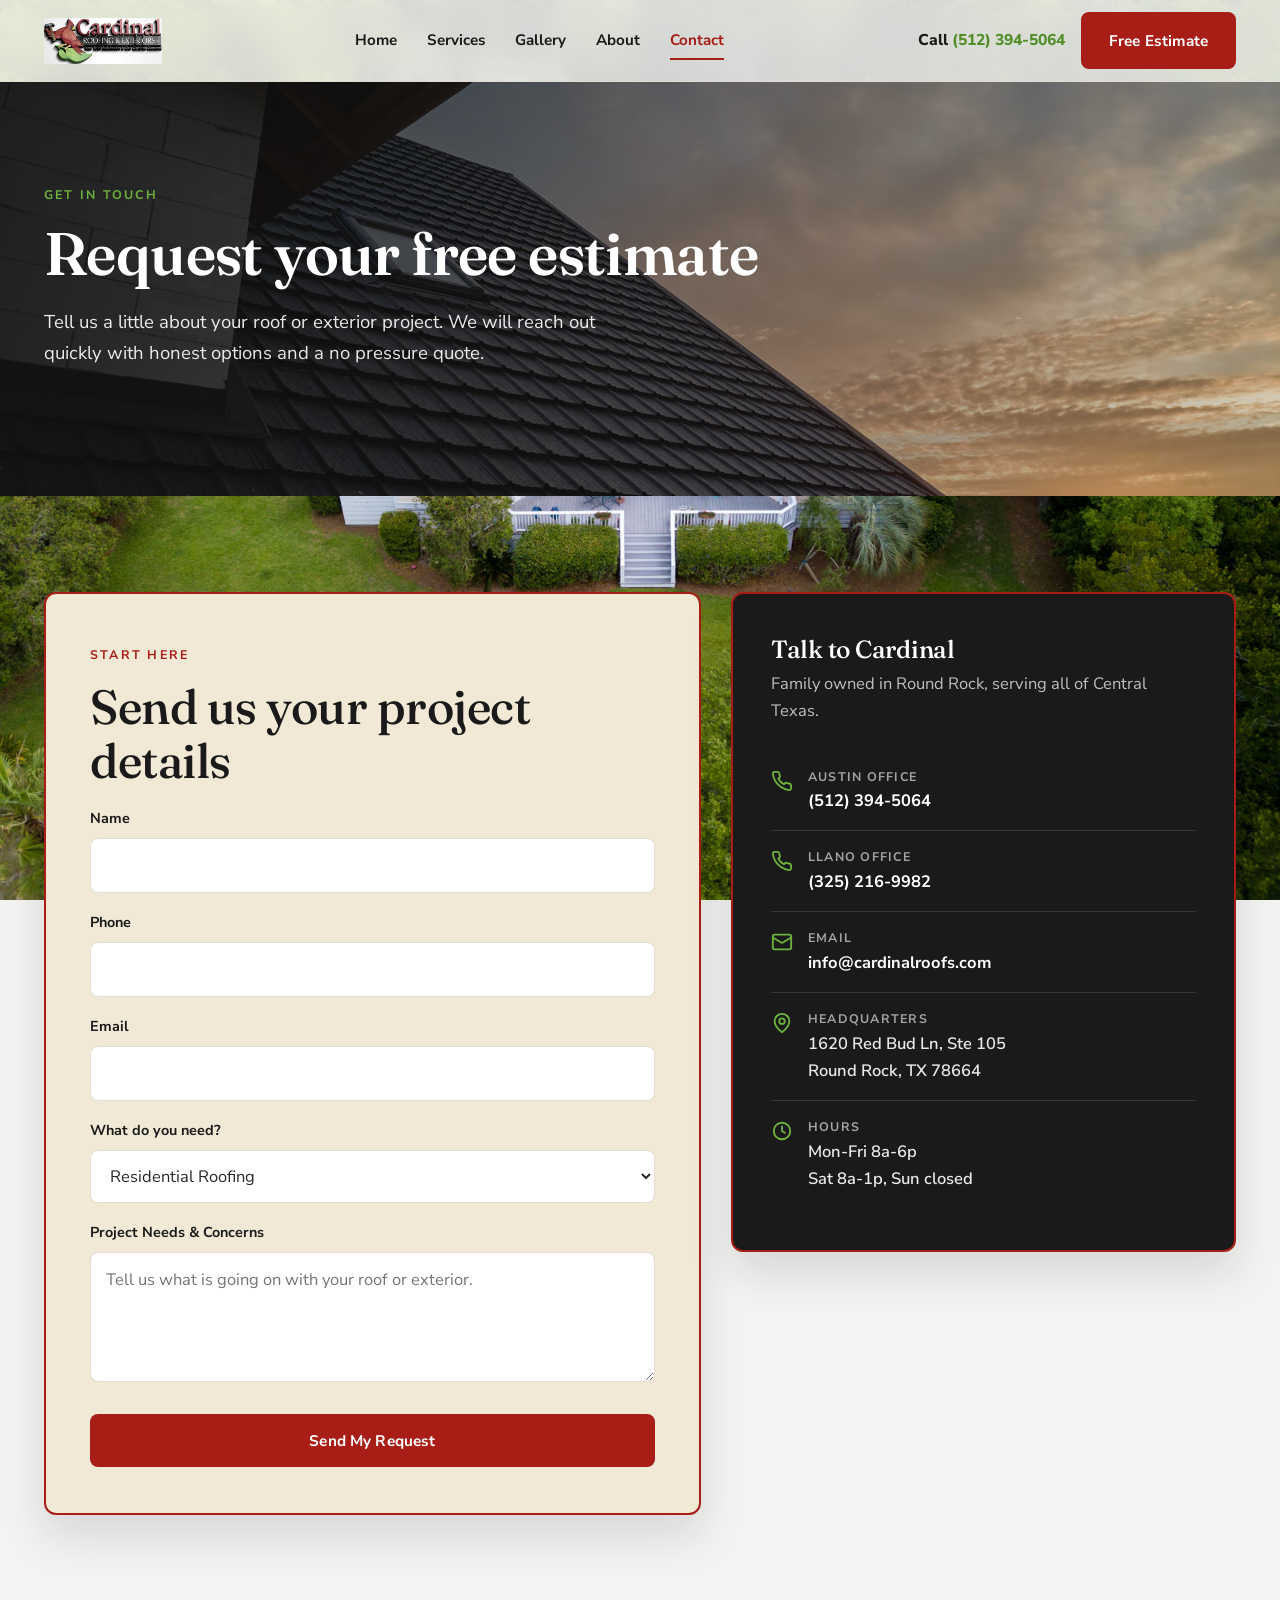
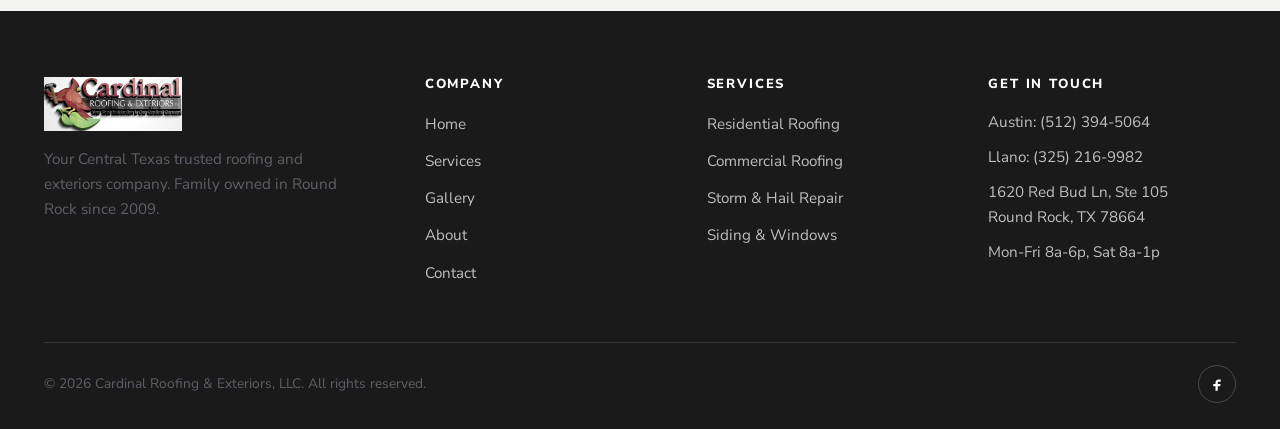
<file: contact.html>
<!DOCTYPE html>
<html lang="en">
<head>
  <meta charset="UTF-8" />
  <meta name="viewport" content="width=device-width, initial-scale=1.0" />
  <title>Contact &amp; Free Estimate | Cardinal Roofing &amp; Exteriors</title>
  <meta name="description" content="Request a free roofing estimate from Cardinal Roofing & Exteriors in Round Rock, TX. Call (512) 394-5064 or send a few project details and we will get right back to you." />
  <link rel="canonical" href="https://www.cardinalroofs.com/contact.html" />
  <meta property="og:type" content="website" />
  <meta property="og:title" content="Contact & Free Estimate | Cardinal Roofing & Exteriors" />
  <meta property="og:description" content="Request a free roofing estimate across Central Texas. Call (512) 394-5064." />
  <meta property="og:image" content="assets/og-image.jpg" />
  <link rel="icon" type="image/png" href="assets/favicon.png" />
  <link rel="preconnect" href="https://fonts.googleapis.com" />
  <link rel="preconnect" href="https://fonts.gstatic.com" crossorigin />
  <link href="https://fonts.googleapis.com/css2?family=Fraunces:opsz,wght@9..144,400;9..144,500;9..144,600&family=Nunito+Sans:wght@400;600;700;800&display=swap" rel="stylesheet" />
  <link rel="stylesheet" href="styles.css" />
</head>
<body data-page="contact">

  <header class="nav" id="nav">
    <div class="nav-inner">
      <a href="index.html" class="brand" aria-label="Cardinal Roofing and Exteriors home">
        <img src="assets/logo.png" alt="Cardinal Roofing & Exteriors" />
      </a>
      <nav class="nav-links" aria-label="Primary">
        <a href="index.html" data-nav="home">Home</a>
        <a href="services.html" data-nav="services">Services</a>
        <a href="gallery.html" data-nav="gallery">Gallery</a>
        <a href="about.html" data-nav="about">About</a>
        <a href="contact.html" data-nav="contact">Contact</a>
      </nav>
      <div class="nav-cta">
        <span class="nav-phone">Call <span>(512) 394-5064</span></span>
        <a href="contact.html" class="btn btn-primary">Free Estimate</a>
      </div>
      <button class="hamburger" aria-label="Menu" aria-expanded="false"><span></span><span></span><span></span></button>
    </div>
  </header>

  <!-- PAGE HERO -->
  <section class="hero page-hero" style="background-image:url('assets/hero-contact.jpg')">
    <div class="container">
      <div class="hero-content">
        <span class="eyebrow">Get In Touch</span>
        <h1>Request your free estimate</h1>
        <p>Tell us a little about your roof or exterior project. We will reach out quickly with honest options and a no pressure quote.</p>
      </div>
    </div>
  </section>

  <!-- CONTACT -->
  <section class="section">
    <div class="container">
      <div class="contact-grid">

        <div class="form-card reveal">
          <span class="eyebrow">Start Here</span>
          <h2 style="margin-bottom:20px;">Send us your project details</h2>
          <form action="https://formspree.io/f/YOUR_FORMSPREE_ENDPOINT_HERE" method="POST" data-estimate>
            <input type="hidden" name="_subject" value="New estimate request from cardinalroofs.com" />
            <input type="hidden" name="_next" value="thank-you.html" />
            <div class="field">
              <label for="name">Name</label>
              <input type="text" id="name" name="name" required />
            </div>
            <div class="field">
              <label for="phone">Phone</label>
              <input type="tel" id="phone" name="phone" required />
            </div>
            <div class="field">
              <label for="email">Email</label>
              <input type="email" id="email" name="email" required />
            </div>
            <div class="field">
              <label for="service">What do you need?</label>
              <select id="service" name="service">
                <option value="Residential Roofing">Residential Roofing</option>
                <option value="Commercial Roofing">Commercial Roofing</option>
                <option value="Storm or Hail Repair">Storm or Hail Repair</option>
                <option value="Metal Roofing">Metal Roofing</option>
                <option value="Siding, Windows or Exterior">Siding, Windows or Exterior</option>
                <option value="Not Sure Yet">Not sure yet</option>
              </select>
            </div>
            <div class="field">
              <label for="message">Project Needs &amp; Concerns</label>
              <textarea id="message" name="message" placeholder="Tell us what is going on with your roof or exterior."></textarea>
            </div>
            <button type="submit" class="btn btn-primary">Send My Request</button>
          </form>
        </div>

        <aside class="contact-panel reveal">
          <h3>Talk to Cardinal</h3>
          <p>Family owned in Round Rock, serving all of Central Texas.</p>

          <div class="contact-item">
            <svg width="22" height="22" viewBox="0 0 24 24" fill="none" stroke="currentColor" stroke-width="2" stroke-linecap="round" stroke-linejoin="round"><path d="M22 16.9v3a2 2 0 0 1-2.2 2 19.8 19.8 0 0 1-8.6-3.1 19.5 19.5 0 0 1-6-6A19.8 19.8 0 0 1 2 4.2 2 2 0 0 1 4 2h3a2 2 0 0 1 2 1.7c.1.9.4 1.8.7 2.7a2 2 0 0 1-.5 2.1L8 9.6a16 16 0 0 0 6 6l1.1-1.1a2 2 0 0 1 2.1-.5c.9.3 1.8.6 2.7.7a2 2 0 0 1 1.7 2z"/></svg>
            <div>
              <div class="lbl">Austin Office</div>
              <a href="tel:+15123945064">(512) 394-5064</a>
            </div>
          </div>
          <div class="contact-item">
            <svg width="22" height="22" viewBox="0 0 24 24" fill="none" stroke="currentColor" stroke-width="2" stroke-linecap="round" stroke-linejoin="round"><path d="M22 16.9v3a2 2 0 0 1-2.2 2 19.8 19.8 0 0 1-8.6-3.1 19.5 19.5 0 0 1-6-6A19.8 19.8 0 0 1 2 4.2 2 2 0 0 1 4 2h3a2 2 0 0 1 2 1.7c.1.9.4 1.8.7 2.7a2 2 0 0 1-.5 2.1L8 9.6a16 16 0 0 0 6 6l1.1-1.1a2 2 0 0 1 2.1-.5c.9.3 1.8.6 2.7.7a2 2 0 0 1 1.7 2z"/></svg>
            <div>
              <div class="lbl">Llano Office</div>
              <a href="tel:+13252169982">(325) 216-9982</a>
            </div>
          </div>
          <div class="contact-item">
            <svg width="22" height="22" viewBox="0 0 24 24" fill="none" stroke="currentColor" stroke-width="2" stroke-linecap="round" stroke-linejoin="round"><rect x="2" y="4" width="20" height="16" rx="2"/><path d="m2 7 10 6 10-6"/></svg>
            <div>
              <div class="lbl">Email</div>
              <a href="mailto:info@cardinalroofs.com">info@cardinalroofs.com</a>
            </div>
          </div>
          <div class="contact-item">
            <svg width="22" height="22" viewBox="0 0 24 24" fill="none" stroke="currentColor" stroke-width="2" stroke-linecap="round" stroke-linejoin="round"><path d="M20 10c0 6-8 12-8 12s-8-6-8-12a8 8 0 0 1 16 0z"/><circle cx="12" cy="10" r="3"/></svg>
            <div>
              <div class="lbl">Headquarters</div>
              <p>1620 Red Bud Ln, Ste 105<br />Round Rock, TX 78664</p>
            </div>
          </div>
          <div class="contact-item">
            <svg width="22" height="22" viewBox="0 0 24 24" fill="none" stroke="currentColor" stroke-width="2" stroke-linecap="round" stroke-linejoin="round"><circle cx="12" cy="12" r="9"/><path d="M12 7v5l3 2"/></svg>
            <div>
              <div class="lbl">Hours</div>
              <p>Mon-Fri 8a-6p<br />Sat 8a-1p, Sun closed</p>
            </div>
          </div>
        </aside>

      </div>
    </div>
  </section>

  <!-- FOOTER -->
  <footer class="footer">
    <div class="container">
      <div class="footer-grid">
        <div class="footer-brand">
          <img src="assets/logo.png" alt="Cardinal Roofing & Exteriors" />
          <p>Your Central Texas trusted roofing and exteriors company. Family owned in Round Rock since 2009.</p>
        </div>
        <div>
          <h4>Company</h4>
          <ul>
            <li><a href="index.html">Home</a></li>
            <li><a href="services.html">Services</a></li>
            <li><a href="gallery.html">Gallery</a></li>
            <li><a href="about.html">About</a></li>
            <li><a href="contact.html">Contact</a></li>
          </ul>
        </div>
        <div>
          <h4>Services</h4>
          <ul>
            <li><a href="services.html">Residential Roofing</a></li>
            <li><a href="services.html">Commercial Roofing</a></li>
            <li><a href="services.html">Storm &amp; Hail Repair</a></li>
            <li><a href="services.html">Siding &amp; Windows</a></li>
          </ul>
        </div>
        <div>
          <h4>Get In Touch</h4>
          <address>
            <p><a href="tel:+15123945064">Austin: (512) 394-5064</a></p>
            <p><a href="tel:+13252169982">Llano: (325) 216-9982</a></p>
            <p>1620 Red Bud Ln, Ste 105<br />Round Rock, TX 78664</p>
            <p>Mon-Fri 8a-6p, Sat 8a-1p</p>
          </address>
        </div>
      </div>
      <div class="footer-bottom">
        <p>&copy; 2026 Cardinal Roofing &amp; Exteriors, LLC. All rights reserved.</p>
        <div class="socials">
          <a href="https://www.facebook.com/cardinalroofs/" aria-label="Facebook" target="_blank" rel="noopener"><svg width="18" height="18" viewBox="0 0 24 24" fill="currentColor"><path d="M14 9h3V6h-3c-2.2 0-4 1.8-4 4v2H7v3h3v6h3v-6h3l1-3h-4v-2c0-.6.4-1 1-1z"/></svg></a>
        </div>
      </div>
    </div>
  </footer>

  <script src="script.js"></script>
</body>
</html>
</file>
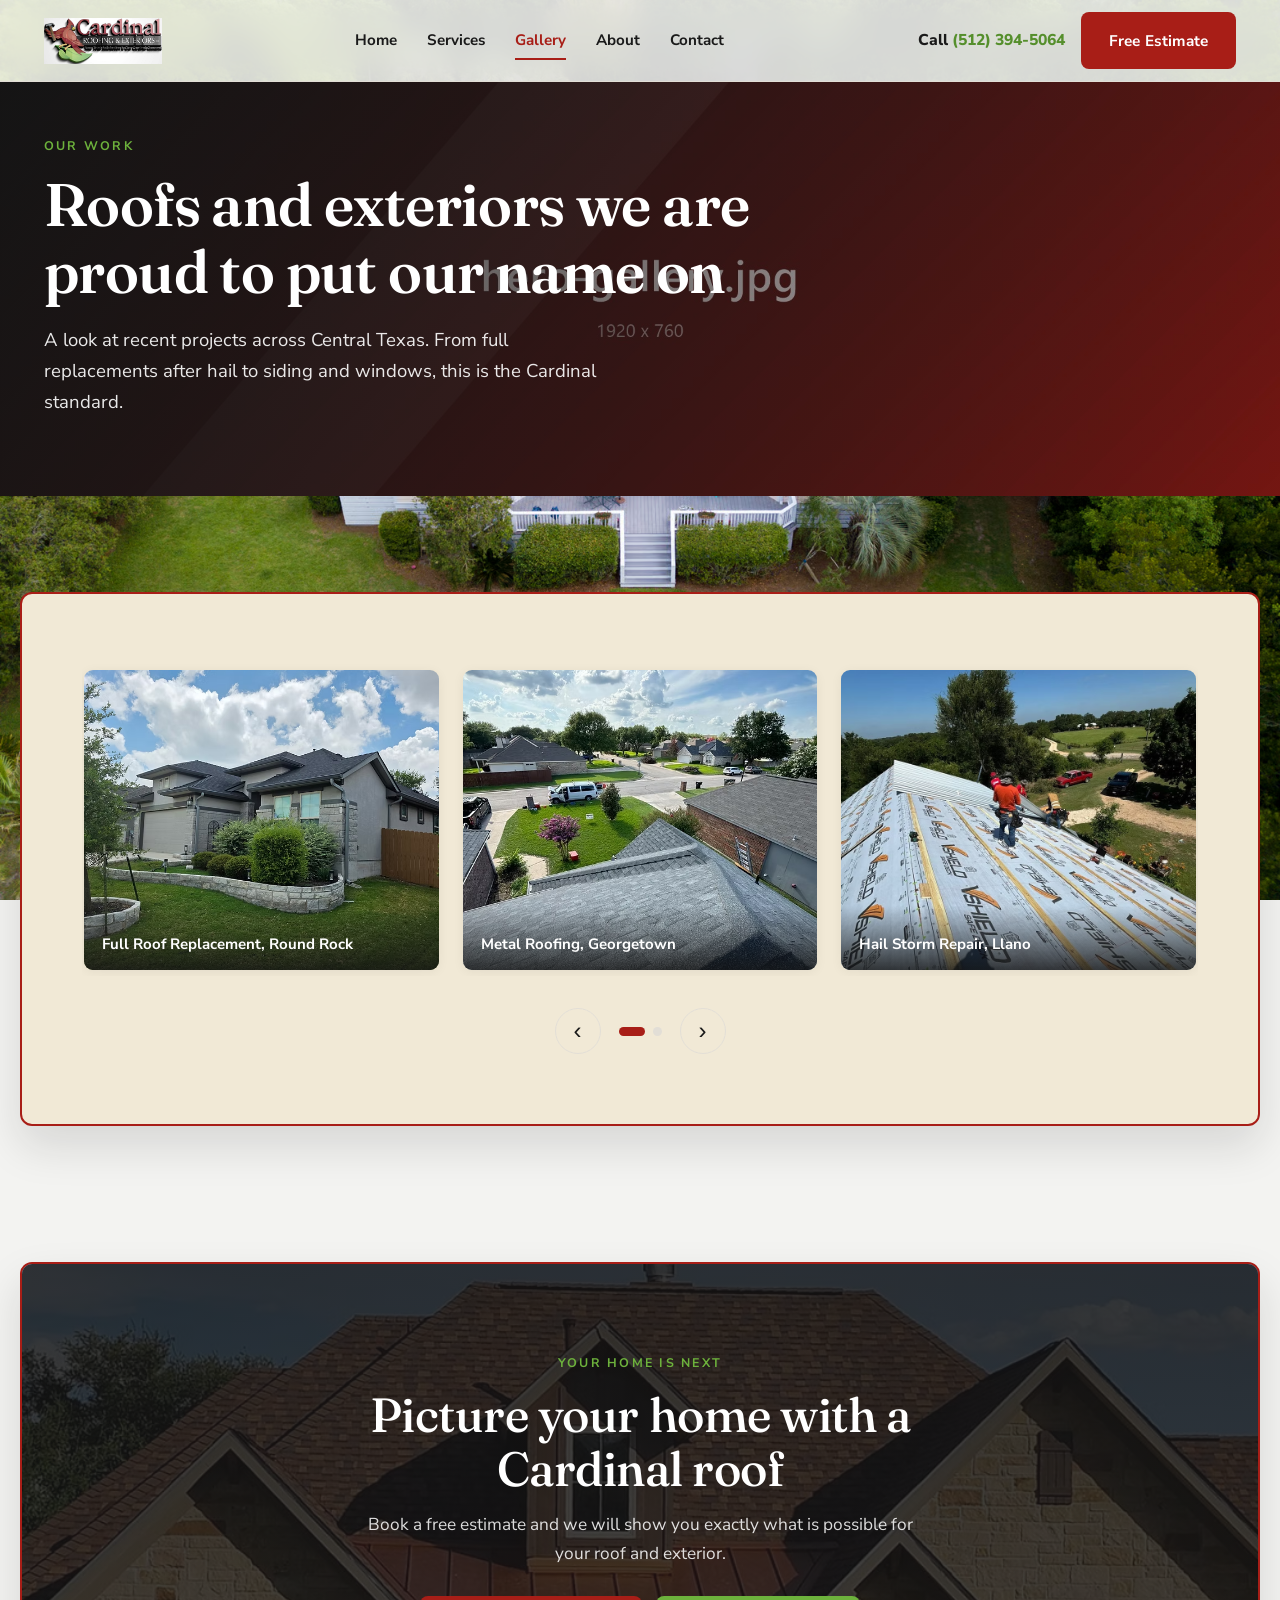
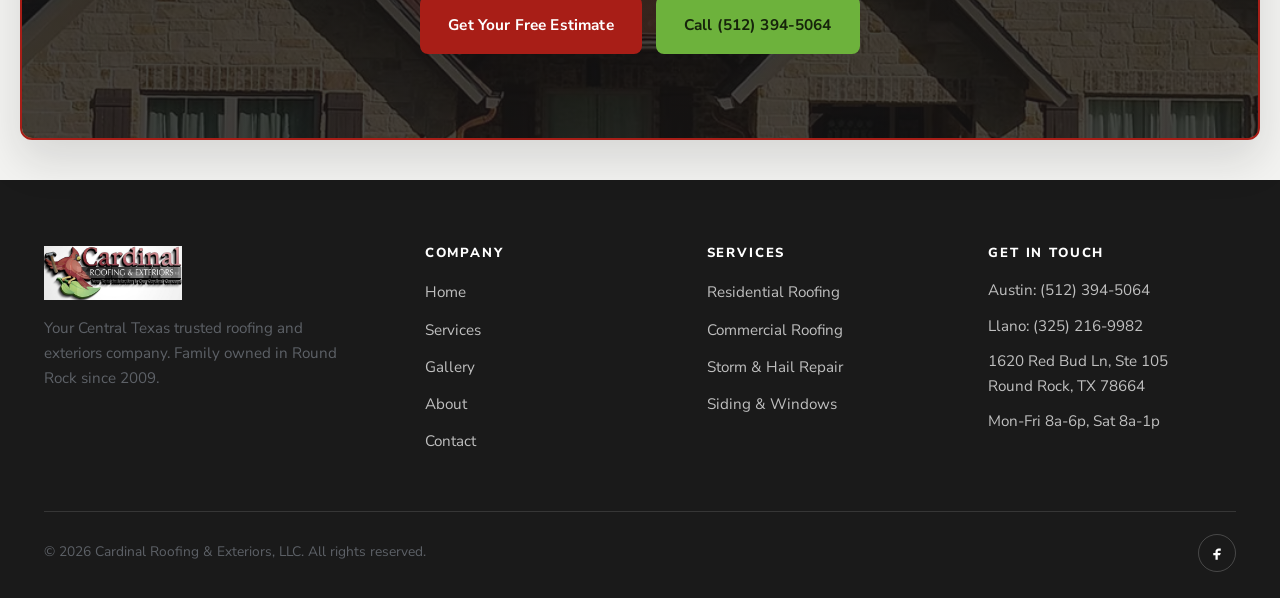
<file: gallery.html>
<!DOCTYPE html>
<html lang="en">
<head>
  <meta charset="UTF-8" />
  <meta name="viewport" content="width=device-width, initial-scale=1.0" />
  <title>Project Gallery | Cardinal Roofing &amp; Exteriors, Central Texas</title>
  <meta name="description" content="See recent roofing and exterior projects from Cardinal Roofing & Exteriors across Central Texas, from full roof replacements to storm repairs and siding." />
  <link rel="canonical" href="https://www.cardinalroofs.com/gallery.html" />
  <meta property="og:type" content="website" />
  <meta property="og:title" content="Project Gallery | Cardinal Roofing & Exteriors" />
  <meta property="og:description" content="Recent roofing and exterior projects across Central Texas." />
  <meta property="og:image" content="assets/og-image.jpg" />
  <link rel="icon" type="image/png" href="assets/favicon.png" />
  <link rel="preconnect" href="https://fonts.googleapis.com" />
  <link rel="preconnect" href="https://fonts.gstatic.com" crossorigin />
  <link href="https://fonts.googleapis.com/css2?family=Fraunces:opsz,wght@9..144,400;9..144,500;9..144,600&family=Nunito+Sans:wght@400;600;700;800&display=swap" rel="stylesheet" />
  <link rel="stylesheet" href="styles.css" />
</head>
<body data-page="gallery">

  <header class="nav" id="nav">
    <div class="nav-inner">
      <a href="index.html" class="brand" aria-label="Cardinal Roofing and Exteriors home">
        <img src="assets/logo.png" alt="Cardinal Roofing & Exteriors" />
      </a>
      <nav class="nav-links" aria-label="Primary">
        <a href="index.html" data-nav="home">Home</a>
        <a href="services.html" data-nav="services">Services</a>
        <a href="gallery.html" data-nav="gallery">Gallery</a>
        <a href="about.html" data-nav="about">About</a>
        <a href="contact.html" data-nav="contact">Contact</a>
      </nav>
      <div class="nav-cta">
        <span class="nav-phone">Call <span>(512) 394-5064</span></span>
        <a href="contact.html" class="btn btn-primary">Free Estimate</a>
      </div>
      <button class="hamburger" aria-label="Menu" aria-expanded="false"><span></span><span></span><span></span></button>
    </div>
  </header>

  <!-- PAGE HERO -->
  <section class="hero page-hero" style="background-image:url('assets/hero-gallery.jpg')">
    <div class="container">
      <div class="hero-content">
        <span class="eyebrow">Our Work</span>
        <h1>Roofs and exteriors we are proud to put our name on</h1>
        <p>A look at recent projects across Central Texas. From full replacements after hail to siding and windows, this is the Cardinal standard.</p>
      </div>
    </div>
  </section>

  <!-- GALLERY -->
  <section class="section card-section">
    <div class="container">
      <div class="carousel reveal" data-carousel>
        <div class="carousel-viewport">
          <div class="carousel-track">
            <figure class="carousel-slide gallery-slide"><img src="assets/gallery-1.jpg" alt="New architectural shingle roof on a Central Texas home" /><figcaption>Full Roof Replacement, Round Rock</figcaption></figure>
            <figure class="carousel-slide gallery-slide"><img src="assets/gallery-2.jpg" alt="Standing seam metal roof installation" /><figcaption>Metal Roofing, Georgetown</figcaption></figure>
            <figure class="carousel-slide gallery-slide"><img src="assets/gallery-3.jpg" alt="Roof repaired after hail storm damage" /><figcaption>Hail Storm Repair, Llano</figcaption></figure>
            <figure class="carousel-slide gallery-slide"><img src="assets/gallery-4.jpg" alt="New siding installed on a home exterior" /><figcaption>Siding &amp; Exterior, Pflugerville</figcaption></figure>
            <figure class="carousel-slide gallery-slide"><img src="assets/gallery-5.jpg" alt="Commercial flat roof installation on a business" /><figcaption>Commercial Roofing, Killeen</figcaption></figure>
            <figure class="carousel-slide gallery-slide"><img src="assets/gallery-6.jpg" alt="New gutters and fascia on a residential roofline" /><figcaption>Gutters &amp; Trim, Hutto</figcaption></figure>
          </div>
        </div>
        <div class="carousel-nav">
          <button class="carousel-btn carousel-prev" type="button" aria-label="Previous projects">&#8249;</button>
          <div class="carousel-dots"></div>
          <button class="carousel-btn carousel-next" type="button" aria-label="Next projects">&#8250;</button>
        </div>
      </div>
    </div>
  </section>

  <!-- CTA -->
  <section class="cta-strip">
    <div class="container" style="background-image:url('assets/cta-bg.jpg')">
      <span class="eyebrow on-dark">Your Home Is Next</span>
      <h2>Picture your home with a Cardinal roof</h2>
      <p>Book a free estimate and we will show you exactly what is possible for your roof and exterior.</p>
      <div class="cta-actions">
        <a href="contact.html" class="btn btn-primary">Get Your Free Estimate</a>
        <a href="tel:+15123945064" class="btn btn-green">Call (512) 394-5064</a>
      </div>
    </div>
  </section>

  <!-- FOOTER -->
  <footer class="footer">
    <div class="container">
      <div class="footer-grid">
        <div class="footer-brand">
          <img src="assets/logo.png" alt="Cardinal Roofing & Exteriors" />
          <p>Your Central Texas trusted roofing and exteriors company. Family owned in Round Rock since 2009.</p>
        </div>
        <div>
          <h4>Company</h4>
          <ul>
            <li><a href="index.html">Home</a></li>
            <li><a href="services.html">Services</a></li>
            <li><a href="gallery.html">Gallery</a></li>
            <li><a href="about.html">About</a></li>
            <li><a href="contact.html">Contact</a></li>
          </ul>
        </div>
        <div>
          <h4>Services</h4>
          <ul>
            <li><a href="services.html">Residential Roofing</a></li>
            <li><a href="services.html">Commercial Roofing</a></li>
            <li><a href="services.html">Storm &amp; Hail Repair</a></li>
            <li><a href="services.html">Siding &amp; Windows</a></li>
          </ul>
        </div>
        <div>
          <h4>Get In Touch</h4>
          <address>
            <p><a href="tel:+15123945064">Austin: (512) 394-5064</a></p>
            <p><a href="tel:+13252169982">Llano: (325) 216-9982</a></p>
            <p>1620 Red Bud Ln, Ste 105<br />Round Rock, TX 78664</p>
            <p>Mon-Fri 8a-6p, Sat 8a-1p</p>
          </address>
        </div>
      </div>
      <div class="footer-bottom">
        <p>&copy; 2026 Cardinal Roofing &amp; Exteriors, LLC. All rights reserved.</p>
        <div class="socials">
          <a href="https://www.facebook.com/cardinalroofs/" aria-label="Facebook" target="_blank" rel="noopener"><svg width="18" height="18" viewBox="0 0 24 24" fill="currentColor"><path d="M14 9h3V6h-3c-2.2 0-4 1.8-4 4v2H7v3h3v6h3v-6h3l1-3h-4v-2c0-.6.4-1 1-1z"/></svg></a>
        </div>
      </div>
    </div>
  </footer>

  <script src="script.js"></script>
</body>
</html>
</file>
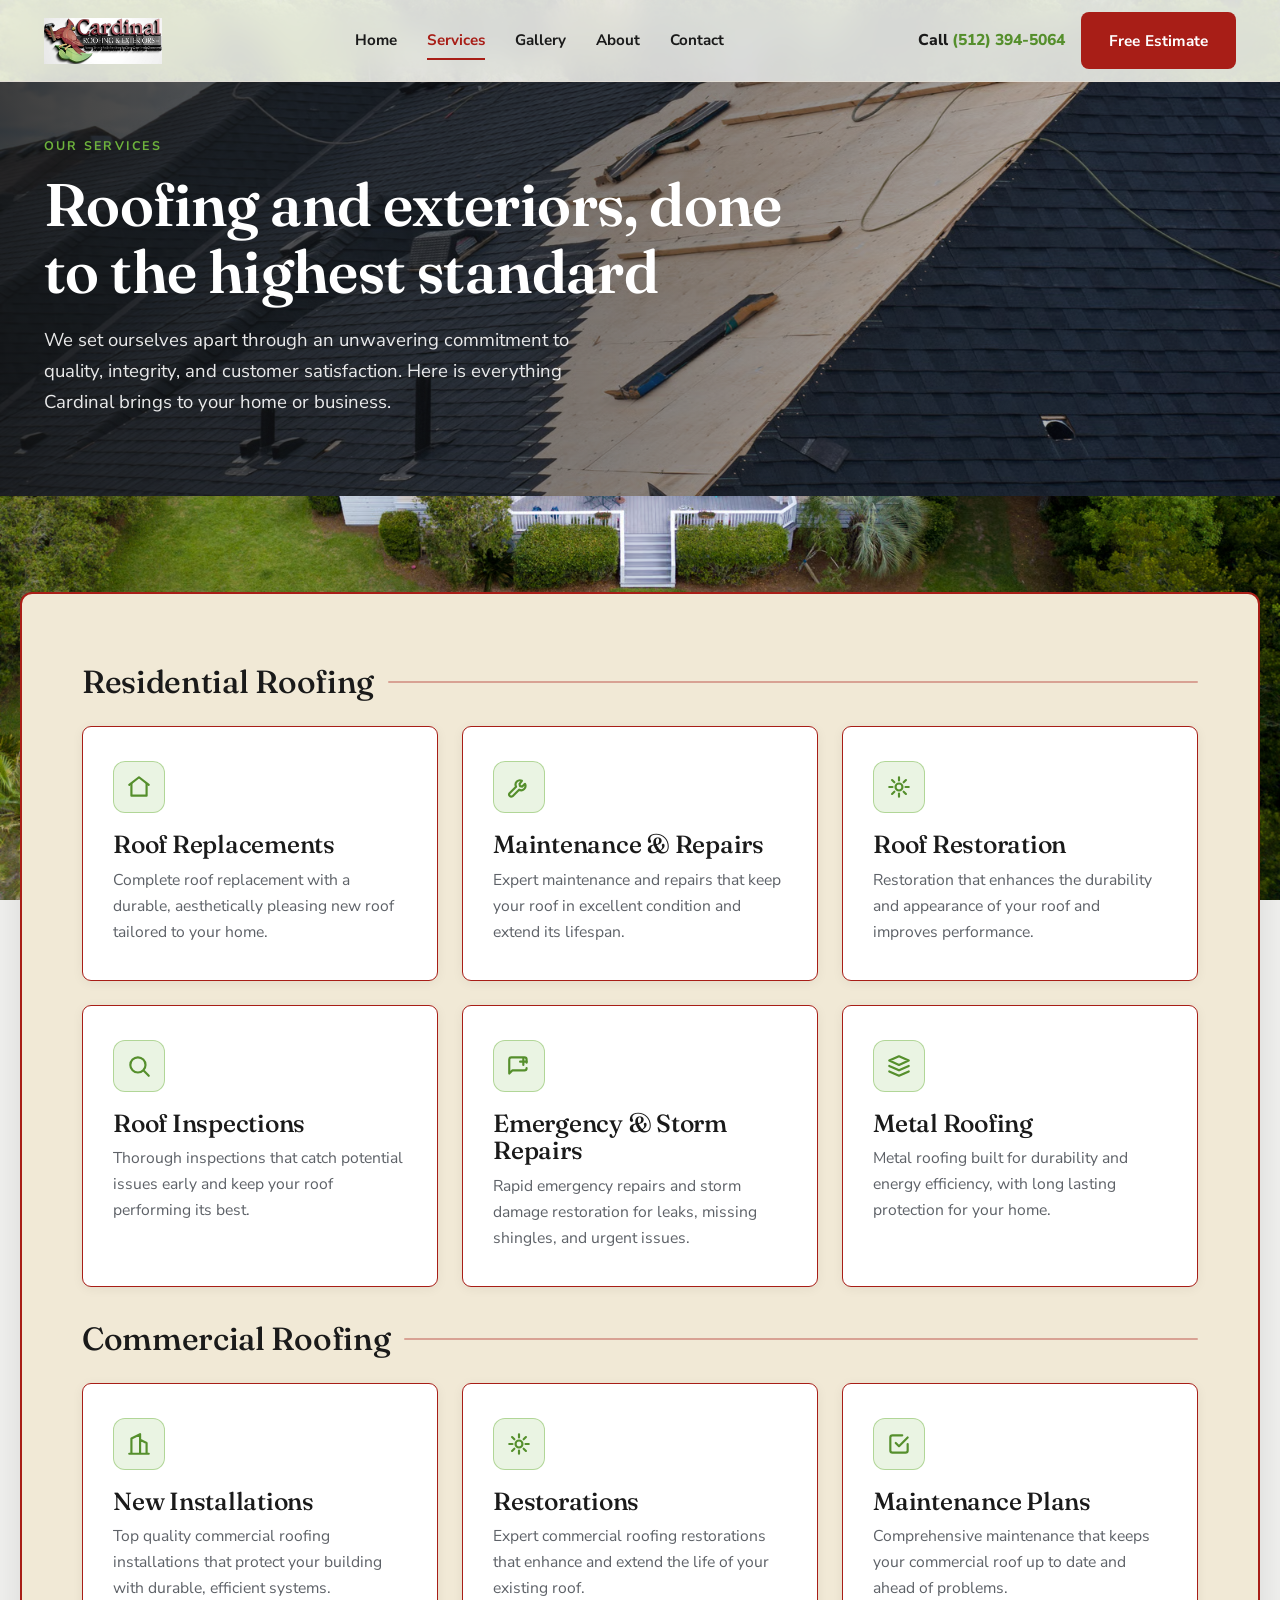
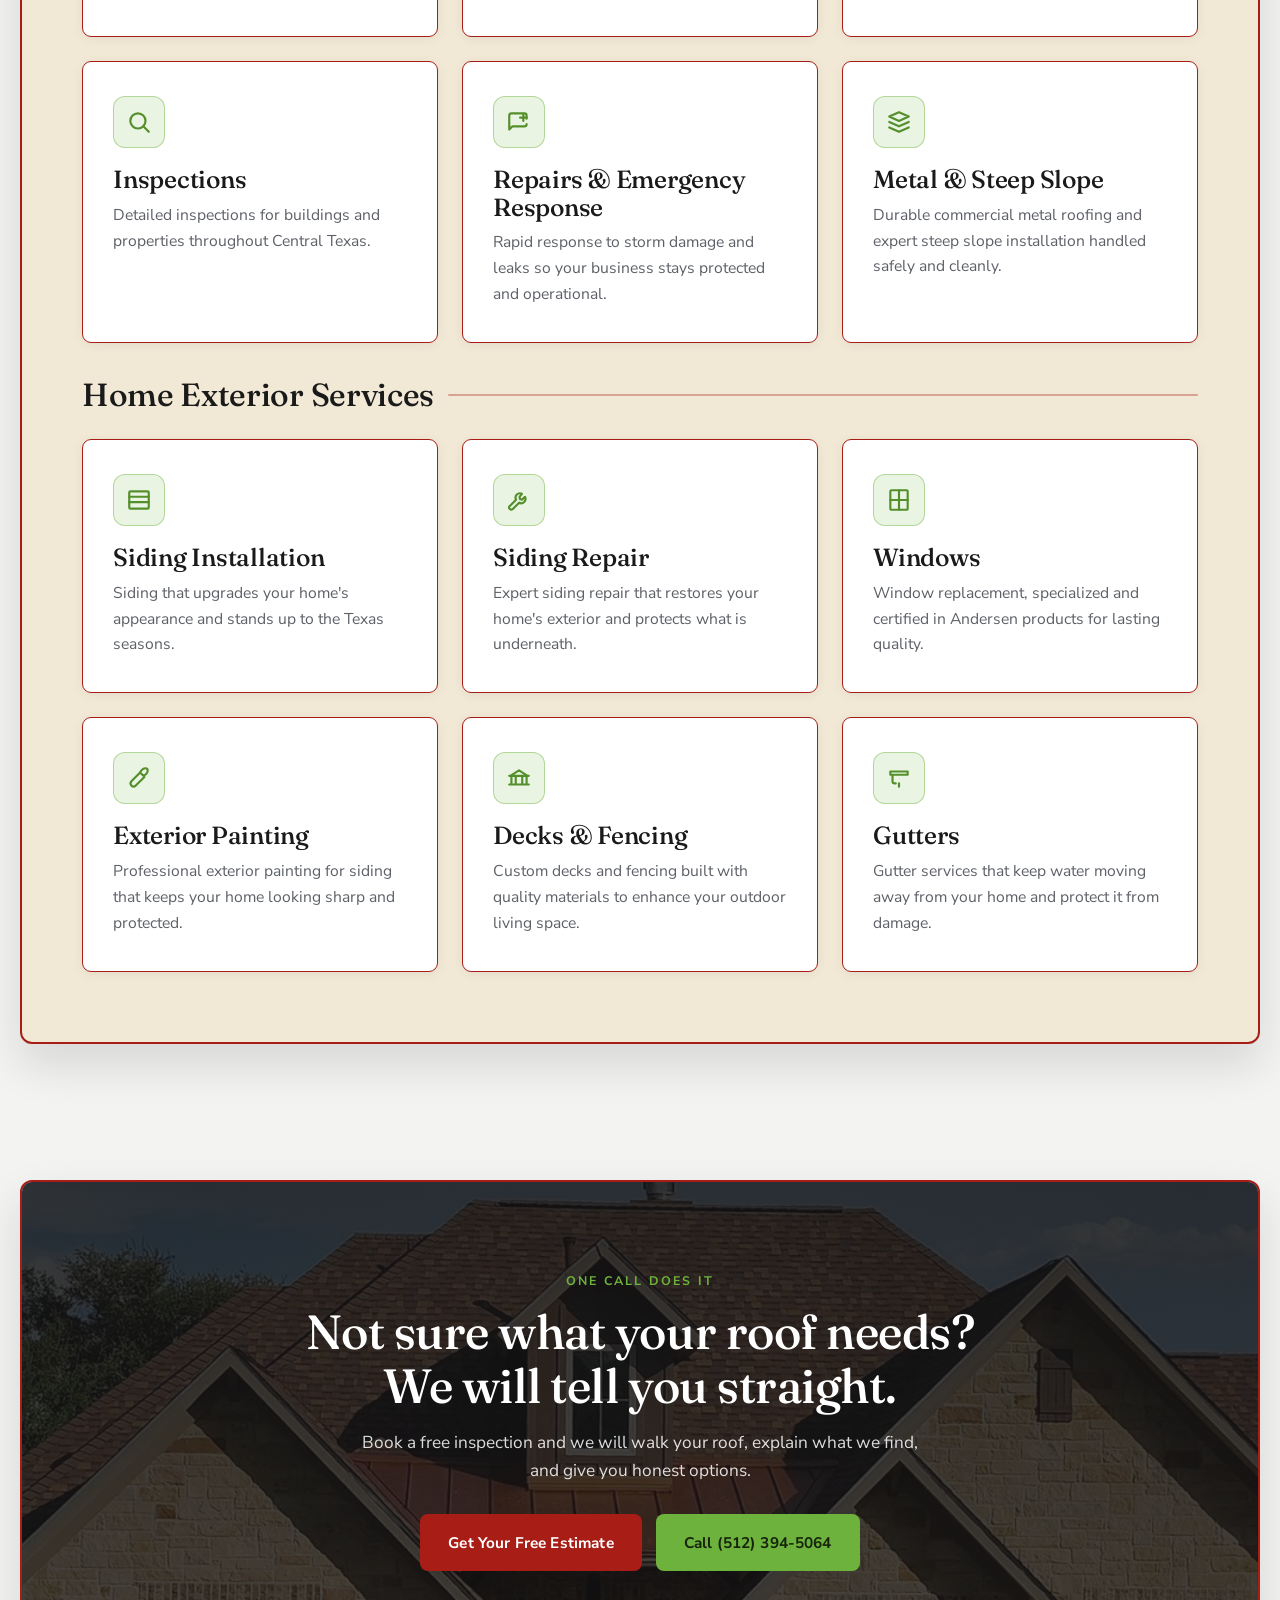
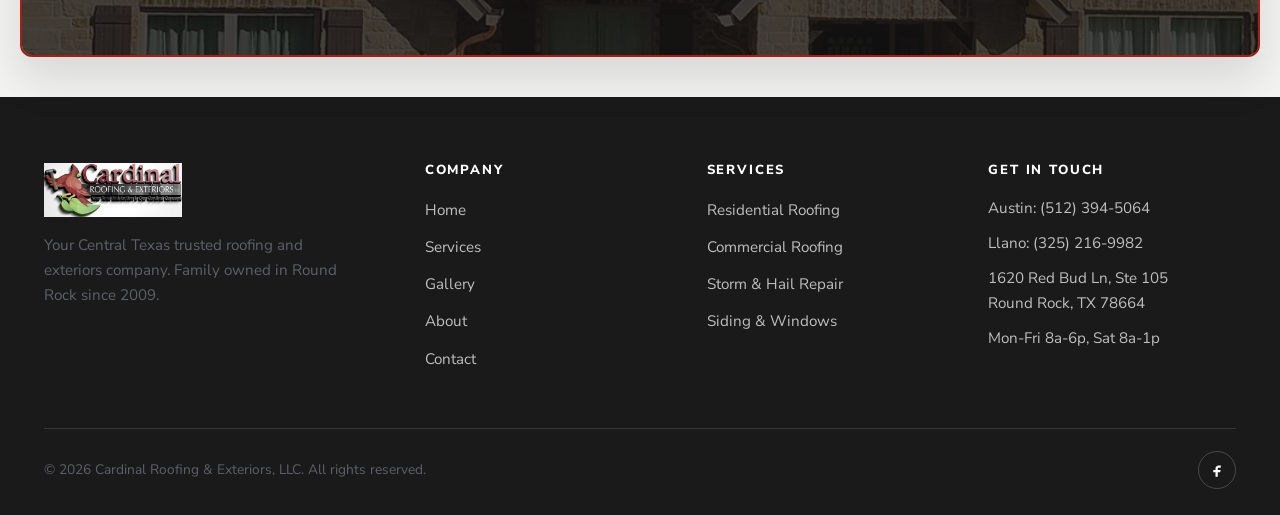
<file: services.html>
<!DOCTYPE html>
<html lang="en">
<head>
  <meta charset="UTF-8" />
  <meta name="viewport" content="width=device-width, initial-scale=1.0" />
  <title>Roofing &amp; Exterior Services | Cardinal Roofing, Central Texas</title>
  <meta name="description" content="Residential and commercial roofing, storm and hail repair, metal roofing, siding, windows, and exteriors from Cardinal Roofing & Exteriors in Central Texas." />
  <link rel="canonical" href="https://www.cardinalroofs.com/services.html" />
  <meta property="og:type" content="website" />
  <meta property="og:title" content="Roofing & Exterior Services | Cardinal Roofing" />
  <meta property="og:description" content="Residential and commercial roofing, storm repair, metal roofing, siding, and windows across Central Texas." />
  <meta property="og:image" content="assets/og-image.jpg" />
  <link rel="icon" type="image/png" href="assets/favicon.png" />
  <link rel="preconnect" href="https://fonts.googleapis.com" />
  <link rel="preconnect" href="https://fonts.gstatic.com" crossorigin />
  <link href="https://fonts.googleapis.com/css2?family=Fraunces:opsz,wght@9..144,400;9..144,500;9..144,600&family=Nunito+Sans:wght@400;600;700;800&display=swap" rel="stylesheet" />
  <link rel="stylesheet" href="styles.css" />
</head>
<body data-page="services">

  <header class="nav" id="nav">
    <div class="nav-inner">
      <a href="index.html" class="brand" aria-label="Cardinal Roofing and Exteriors home">
        <img src="assets/logo.png" alt="Cardinal Roofing & Exteriors" />
      </a>
      <nav class="nav-links" aria-label="Primary">
        <a href="index.html" data-nav="home">Home</a>
        <a href="services.html" data-nav="services">Services</a>
        <a href="gallery.html" data-nav="gallery">Gallery</a>
        <a href="about.html" data-nav="about">About</a>
        <a href="contact.html" data-nav="contact">Contact</a>
      </nav>
      <div class="nav-cta">
        <span class="nav-phone">Call <span>(512) 394-5064</span></span>
        <a href="contact.html" class="btn btn-primary">Free Estimate</a>
      </div>
      <button class="hamburger" aria-label="Menu" aria-expanded="false"><span></span><span></span><span></span></button>
    </div>
  </header>

  <!-- PAGE HERO -->
  <section class="hero page-hero" style="background-image:url('assets/hero-services.jpg')">
    <div class="container">
      <div class="hero-content">
        <span class="eyebrow">Our Services</span>
        <h1>Roofing and exteriors, done to the highest standard</h1>
        <p>We set ourselves apart through an unwavering commitment to quality, integrity, and customer satisfaction. Here is everything Cardinal brings to your home or business.</p>
      </div>
    </div>
  </section>

  <!-- SERVICES -->
  <section class="section card-section">
    <div class="container">

      <!-- RESIDENTIAL -->
      <div class="service-group reveal">
        <div class="group-label">
          <h2>Residential Roofing</h2>
          <span class="rule"></span>
        </div>
        <div class="grid grid-3">
          <article class="tile">
            <div class="tile-icon"><svg width="26" height="26" viewBox="0 0 24 24" fill="none" stroke="currentColor" stroke-width="2" stroke-linecap="round" stroke-linejoin="round"><path d="m3 10 9-7 9 7"/><path d="M5 9v11h14V9"/></svg></div>
            <h3>Roof Replacements</h3>
            <p>Complete roof replacement with a durable, aesthetically pleasing new roof tailored to your home.</p>
          </article>
          <article class="tile">
            <div class="tile-icon"><svg width="26" height="26" viewBox="0 0 24 24" fill="none" stroke="currentColor" stroke-width="2" stroke-linecap="round" stroke-linejoin="round"><path d="M14.7 6.3a4 4 0 0 0-5.4 5.4l-6 6a2 2 0 0 0 2.8 2.8l6-6a4 4 0 0 0 5.4-5.4l-2.5 2.5-2.1-.4-.4-2.1z"/></svg></div>
            <h3>Maintenance &amp; Repairs</h3>
            <p>Expert maintenance and repairs that keep your roof in excellent condition and extend its lifespan.</p>
          </article>
          <article class="tile">
            <div class="tile-icon"><svg width="26" height="26" viewBox="0 0 24 24" fill="none" stroke="currentColor" stroke-width="2" stroke-linecap="round" stroke-linejoin="round"><path d="M12 3v3m0 12v3M3 12h3m12 0h3M5.6 5.6l2.1 2.1m8.6 8.6 2.1 2.1m0-12.8-2.1 2.1m-8.6 8.6-2.1 2.1"/><circle cx="12" cy="12" r="3.2"/></svg></div>
            <h3>Roof Restoration</h3>
            <p>Restoration that enhances the durability and appearance of your roof and improves performance.</p>
          </article>
          <article class="tile">
            <div class="tile-icon"><svg width="26" height="26" viewBox="0 0 24 24" fill="none" stroke="currentColor" stroke-width="2" stroke-linecap="round" stroke-linejoin="round"><circle cx="11" cy="11" r="7"/><path d="m21 21-4.3-4.3"/></svg></div>
            <h3>Roof Inspections</h3>
            <p>Thorough inspections that catch potential issues early and keep your roof performing its best.</p>
          </article>
          <article class="tile">
            <div class="tile-icon"><svg width="26" height="26" viewBox="0 0 24 24" fill="none" stroke="currentColor" stroke-width="2" stroke-linecap="round" stroke-linejoin="round"><path d="M19 9V6a2 2 0 0 0-2-2H5a2 2 0 0 0-2 2v13l3-3h11a2 2 0 0 0 2-2"/><path d="M13 8h6M16 5v6"/></svg></div>
            <h3>Emergency &amp; Storm Repairs</h3>
            <p>Rapid emergency repairs and storm damage restoration for leaks, missing shingles, and urgent issues.</p>
          </article>
          <article class="tile">
            <div class="tile-icon"><svg width="26" height="26" viewBox="0 0 24 24" fill="none" stroke="currentColor" stroke-width="2" stroke-linecap="round" stroke-linejoin="round"><path d="m3 7 9-4 9 4-9 4-9-4z"/><path d="m3 12 9 4 9-4"/><path d="m3 17 9 4 9-4"/></svg></div>
            <h3>Metal Roofing</h3>
            <p>Metal roofing built for durability and energy efficiency, with long lasting protection for your home.</p>
          </article>
        </div>
      </div>

      <!-- COMMERCIAL -->
      <div class="service-group reveal">
        <div class="group-label">
          <h2>Commercial Roofing</h2>
          <span class="rule"></span>
        </div>
        <div class="grid grid-3">
          <article class="tile">
            <div class="tile-icon"><svg width="26" height="26" viewBox="0 0 24 24" fill="none" stroke="currentColor" stroke-width="2" stroke-linecap="round" stroke-linejoin="round"><path d="M3 21h18M5 21V7l8-4v18M19 21V11l-6-3"/></svg></div>
            <h3>New Installations</h3>
            <p>Top quality commercial roofing installations that protect your building with durable, efficient systems.</p>
          </article>
          <article class="tile">
            <div class="tile-icon"><svg width="26" height="26" viewBox="0 0 24 24" fill="none" stroke="currentColor" stroke-width="2" stroke-linecap="round" stroke-linejoin="round"><path d="M12 3v3m0 12v3M3 12h3m12 0h3M5.6 5.6l2.1 2.1m8.6 8.6 2.1 2.1m0-12.8-2.1 2.1m-8.6 8.6-2.1 2.1"/><circle cx="12" cy="12" r="3.2"/></svg></div>
            <h3>Restorations</h3>
            <p>Expert commercial roofing restorations that enhance and extend the life of your existing roof.</p>
          </article>
          <article class="tile">
            <div class="tile-icon"><svg width="26" height="26" viewBox="0 0 24 24" fill="none" stroke="currentColor" stroke-width="2" stroke-linecap="round" stroke-linejoin="round"><path d="M9 11l3 3 8-8"/><path d="M20 12v6a2 2 0 0 1-2 2H6a2 2 0 0 1-2-2V6a2 2 0 0 1 2-2h9"/></svg></div>
            <h3>Maintenance Plans</h3>
            <p>Comprehensive maintenance that keeps your commercial roof up to date and ahead of problems.</p>
          </article>
          <article class="tile">
            <div class="tile-icon"><svg width="26" height="26" viewBox="0 0 24 24" fill="none" stroke="currentColor" stroke-width="2" stroke-linecap="round" stroke-linejoin="round"><circle cx="11" cy="11" r="7"/><path d="m21 21-4.3-4.3"/></svg></div>
            <h3>Inspections</h3>
            <p>Detailed inspections for buildings and properties throughout Central Texas.</p>
          </article>
          <article class="tile">
            <div class="tile-icon"><svg width="26" height="26" viewBox="0 0 24 24" fill="none" stroke="currentColor" stroke-width="2" stroke-linecap="round" stroke-linejoin="round"><path d="M19 9V6a2 2 0 0 0-2-2H5a2 2 0 0 0-2 2v13l3-3h11a2 2 0 0 0 2-2"/><path d="M13 8h6M16 5v6"/></svg></div>
            <h3>Repairs &amp; Emergency Response</h3>
            <p>Rapid response to storm damage and leaks so your business stays protected and operational.</p>
          </article>
          <article class="tile">
            <div class="tile-icon"><svg width="26" height="26" viewBox="0 0 24 24" fill="none" stroke="currentColor" stroke-width="2" stroke-linecap="round" stroke-linejoin="round"><path d="m3 7 9-4 9 4-9 4-9-4z"/><path d="m3 12 9 4 9-4"/><path d="m3 17 9 4 9-4"/></svg></div>
            <h3>Metal &amp; Steep Slope</h3>
            <p>Durable commercial metal roofing and expert steep slope installation handled safely and cleanly.</p>
          </article>
        </div>
      </div>

      <!-- HOME EXTERIOR -->
      <div class="service-group reveal">
        <div class="group-label">
          <h2>Home Exterior Services</h2>
          <span class="rule"></span>
        </div>
        <div class="grid grid-3">
          <article class="tile">
            <div class="tile-icon"><svg width="26" height="26" viewBox="0 0 24 24" fill="none" stroke="currentColor" stroke-width="2" stroke-linecap="round" stroke-linejoin="round"><rect x="3" y="4" width="18" height="16" rx="1"/><path d="M3 9h18M3 14h18"/></svg></div>
            <h3>Siding Installation</h3>
            <p>Siding that upgrades your home's appearance and stands up to the Texas seasons.</p>
          </article>
          <article class="tile">
            <div class="tile-icon"><svg width="26" height="26" viewBox="0 0 24 24" fill="none" stroke="currentColor" stroke-width="2" stroke-linecap="round" stroke-linejoin="round"><path d="M14.7 6.3a4 4 0 0 0-5.4 5.4l-6 6a2 2 0 0 0 2.8 2.8l6-6a4 4 0 0 0 5.4-5.4l-2.5 2.5-2.1-.4-.4-2.1z"/></svg></div>
            <h3>Siding Repair</h3>
            <p>Expert siding repair that restores your home's exterior and protects what is underneath.</p>
          </article>
          <article class="tile">
            <div class="tile-icon"><svg width="26" height="26" viewBox="0 0 24 24" fill="none" stroke="currentColor" stroke-width="2" stroke-linecap="round" stroke-linejoin="round"><rect x="4" y="3" width="16" height="18" rx="1"/><path d="M12 3v18M4 12h16"/></svg></div>
            <h3>Windows</h3>
            <p>Window replacement, specialized and certified in Andersen products for lasting quality.</p>
          </article>
          <article class="tile">
            <div class="tile-icon"><svg width="26" height="26" viewBox="0 0 24 24" fill="none" stroke="currentColor" stroke-width="2" stroke-linecap="round" stroke-linejoin="round"><path d="M18 3a2 2 0 0 1 2 2c0 3-4 5-4 5l-3-3s2-4 5-4z"/><path d="m13 7-8 8a3 3 0 0 0 0 4 3 3 0 0 0 4 0l8-8"/></svg></div>
            <h3>Exterior Painting</h3>
            <p>Professional exterior painting for siding that keeps your home looking sharp and protected.</p>
          </article>
          <article class="tile">
            <div class="tile-icon"><svg width="26" height="26" viewBox="0 0 24 24" fill="none" stroke="currentColor" stroke-width="2" stroke-linecap="round" stroke-linejoin="round"><path d="M3 10h18M5 10v8m4-8v8m6-8v8m4-8v8M3 18h18M4 10l8-5 8 5"/></svg></div>
            <h3>Decks &amp; Fencing</h3>
            <p>Custom decks and fencing built with quality materials to enhance your outdoor living space.</p>
          </article>
          <article class="tile">
            <div class="tile-icon"><svg width="26" height="26" viewBox="0 0 24 24" fill="none" stroke="currentColor" stroke-width="2" stroke-linecap="round" stroke-linejoin="round"><path d="M4 6h16v3H4zM6 9v6a2 2 0 0 0 2 2h1"/><path d="M12 17v3"/></svg></div>
            <h3>Gutters</h3>
            <p>Gutter services that keep water moving away from your home and protect it from damage.</p>
          </article>
        </div>
      </div>

    </div>
  </section>

  <!-- CTA -->
  <section class="cta-strip">
    <div class="container" style="background-image:url('assets/cta-bg.jpg')">
      <span class="eyebrow on-dark">One Call Does It</span>
      <h2>Not sure what your roof needs? We will tell you straight.</h2>
      <p>Book a free inspection and we will walk your roof, explain what we find, and give you honest options.</p>
      <div class="cta-actions">
        <a href="contact.html" class="btn btn-primary">Get Your Free Estimate</a>
        <a href="tel:+15123945064" class="btn btn-green">Call (512) 394-5064</a>
      </div>
    </div>
  </section>

  <!-- FOOTER -->
  <footer class="footer">
    <div class="container">
      <div class="footer-grid">
        <div class="footer-brand">
          <img src="assets/logo.png" alt="Cardinal Roofing & Exteriors" />
          <p>Your Central Texas trusted roofing and exteriors company. Family owned in Round Rock since 2009.</p>
        </div>
        <div>
          <h4>Company</h4>
          <ul>
            <li><a href="index.html">Home</a></li>
            <li><a href="services.html">Services</a></li>
            <li><a href="gallery.html">Gallery</a></li>
            <li><a href="about.html">About</a></li>
            <li><a href="contact.html">Contact</a></li>
          </ul>
        </div>
        <div>
          <h4>Services</h4>
          <ul>
            <li><a href="services.html">Residential Roofing</a></li>
            <li><a href="services.html">Commercial Roofing</a></li>
            <li><a href="services.html">Storm &amp; Hail Repair</a></li>
            <li><a href="services.html">Siding &amp; Windows</a></li>
          </ul>
        </div>
        <div>
          <h4>Get In Touch</h4>
          <address>
            <p><a href="tel:+15123945064">Austin: (512) 394-5064</a></p>
            <p><a href="tel:+13252169982">Llano: (325) 216-9982</a></p>
            <p>1620 Red Bud Ln, Ste 105<br />Round Rock, TX 78664</p>
            <p>Mon-Fri 8a-6p, Sat 8a-1p</p>
          </address>
        </div>
      </div>
      <div class="footer-bottom">
        <p>&copy; 2026 Cardinal Roofing &amp; Exteriors, LLC. All rights reserved.</p>
        <div class="socials">
          <a href="https://www.facebook.com/cardinalroofs/" aria-label="Facebook" target="_blank" rel="noopener"><svg width="18" height="18" viewBox="0 0 24 24" fill="currentColor"><path d="M14 9h3V6h-3c-2.2 0-4 1.8-4 4v2H7v3h3v6h3v-6h3l1-3h-4v-2c0-.6.4-1 1-1z"/></svg></a>
        </div>
      </div>
    </div>
  </footer>

  <script src="script.js"></script>
</body>
</html>
</file>
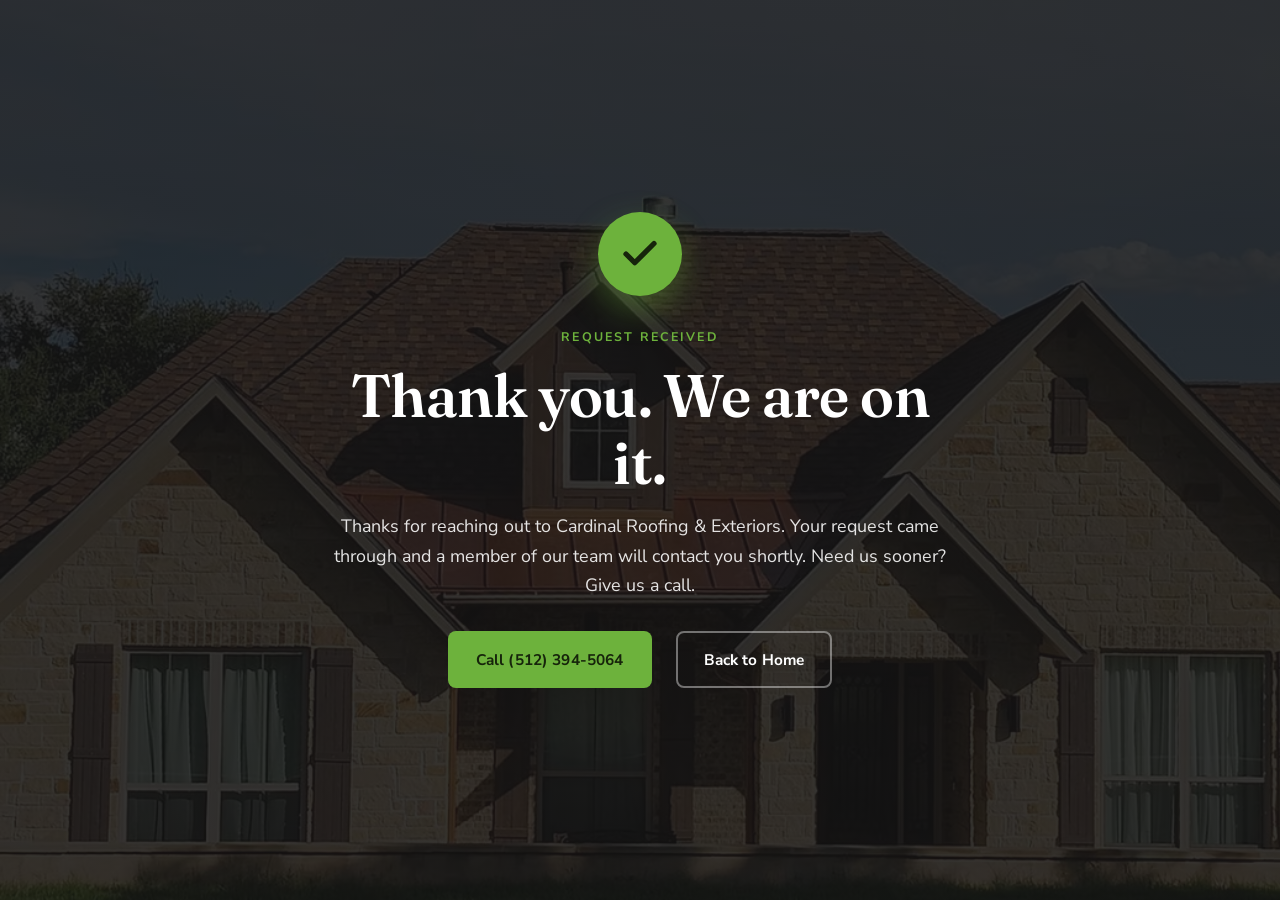
<file: thank-you.html>
<!DOCTYPE html>
<html lang="en">
<head>
  <meta charset="UTF-8" />
  <meta name="viewport" content="width=device-width, initial-scale=1.0" />
  <title>Thank You | Cardinal Roofing &amp; Exteriors</title>
  <meta name="description" content="Thanks for reaching out to Cardinal Roofing & Exteriors. We have your request and will be in touch shortly." />
  <meta name="robots" content="noindex" />
  <link rel="icon" type="image/png" href="assets/favicon.png" />
  <link rel="preconnect" href="https://fonts.googleapis.com" />
  <link rel="preconnect" href="https://fonts.gstatic.com" crossorigin />
  <link href="https://fonts.googleapis.com/css2?family=Fraunces:opsz,wght@9..144,400;9..144,500;9..144,600&family=Nunito+Sans:wght@400;600;700;800&display=swap" rel="stylesheet" />
  <link rel="stylesheet" href="styles.css" />
  <style>
    .ty {
      min-height: 100vh; display: flex; align-items: center; justify-content: center;
      text-align: center; color: #fff; padding: 40px 24px;
      background: linear-gradient(rgba(20,20,20,0.86), rgba(20,20,20,0.86)), url('assets/cta-bg.jpg') center/cover;
    }
    .ty-inner { max-width: 620px; }
    .ty-check {
      width: 84px; height: 84px; border-radius: 50%; background: var(--green);
      display: flex; align-items: center; justify-content: center; margin: 0 auto 26px;
      box-shadow: 0 14px 34px rgba(109,178,60,0.4);
    }
    .ty h1 { color: #fff; margin-bottom: 16px; }
    .ty p { color: rgba(255,255,255,0.88); font-size: 1.12rem; margin-bottom: 30px; }
    .ty .btn { margin: 0 6px; }
    .ty-actions { display: flex; gap: 12px; justify-content: center; flex-wrap: wrap; }
  </style>
</head>
<body data-page="contact">
  <section class="ty">
    <div class="ty-inner">
      <div class="ty-check">
        <svg width="42" height="42" viewBox="0 0 24 24" fill="none" stroke="#16240b" stroke-width="3" stroke-linecap="round" stroke-linejoin="round"><path d="M20 6 9 17l-5-5"/></svg>
      </div>
      <span class="eyebrow on-dark">Request Received</span>
      <h1>Thank you. We are on it.</h1>
      <p>Thanks for reaching out to Cardinal Roofing &amp; Exteriors. Your request came through and a member of our team will contact you shortly. Need us sooner? Give us a call.</p>
      <div class="ty-actions">
        <a href="tel:+15123945064" class="btn btn-green">Call (512) 394-5064</a>
        <a href="index.html" class="btn btn-ghost-light">Back to Home</a>
      </div>
    </div>
  </section>
  <script src="script.js"></script>
</body>
</html>
</file>
<file: styles.css>
/* ==========================================================================
   Cardinal Roofing & Exteriors, LLC
   OTM Web Design build. Light/warm variant, brand palette (cardinal red +
   leaf green + black). Single stylesheet, vanilla CSS.
   ========================================================================== */

:root {
  /* Brand */
  --red: #a81e17;
  --red-deep: #8c1611;
  --green: #6db23c;
  --green-deep: #558f2c;

  /* Neutrals */
  --ink: #1a1a1a;          /* near-black anchor (hero, footer, CTA, stats) */
  --ink-soft: #24262a;
  --bg: #f3f3f1;           /* page background */
  --bg-soft: #eae7e1;      /* alternating section tone */
  --card: #f1e9d6;         /* section-card FRAME (warm cream, never pure white) */
  --sub: #ffffff;          /* sub-cards inside the frames (white, contrasts with the cream frame) */
  --trim: #a81e17;         /* red trim on frames and cards */
  --text: #2a2a2c;
  --muted: #5d6167;
  --line: #e2ded6;

  /* Effects */
  --shadow-soft: 0 2px 12px rgba(20, 20, 20, 0.06);
  --shadow-lift: 0 20px 44px rgba(20, 20, 20, 0.13);
  --radius: 12px;
  --radius-sm: 9px;
  --container: 1240px;
  --ease: cubic-bezier(0.22, 0.61, 0.36, 1);
}

/* ----------------------------------------------------------------- Reset */
*, *::before, *::after { box-sizing: border-box; }
* { margin: 0; padding: 0; }
html { scroll-behavior: smooth; -webkit-text-size-adjust: 100%; background: var(--bg); }
body {
  font-family: "Nunito Sans", -apple-system, BlinkMacSystemFont, sans-serif;
  font-size: 16.5px;
  line-height: 1.65;
  color: var(--text);
  background: transparent;
  overflow-x: hidden;
}
/* Page-level background image. Light build: subtle, shows in the gutters
   between the floating solid cards. position:fixed works on iOS Safari. */
body::before {
  content: "";
  position: fixed;
  inset: 0;
  z-index: -1;
  background: url('assets/body-bg.jpg') center center / cover no-repeat;
}
img { max-width: 100%; display: block; }
a { color: inherit; text-decoration: none; }
ul { list-style: none; }

/* --------------------------------------------------------------- Typography */
h1, h2, h3, h4 {
  font-family: "Fraunces", Georgia, serif;
  font-weight: 500;
  line-height: 1.12;
  color: var(--ink);
  letter-spacing: -0.01em;
}
h1 { font-size: clamp(2.2rem, 5vw, 3.75rem); font-weight: 600; }
h2 { font-size: clamp(1.9rem, 3.8vw, 3rem); }
h3 { font-size: clamp(1.25rem, 2vw, 1.55rem); }
p { color: var(--muted); }

.eyebrow {
  display: inline-block;
  font-family: "Nunito Sans", sans-serif;
  font-size: 0.78rem;
  font-weight: 700;
  text-transform: uppercase;
  letter-spacing: 0.18em;
  color: var(--red);
  margin-bottom: 14px;
}
.eyebrow.on-dark { color: var(--green); }

/* ------------------------------------------------------------ Layout helpers */
.container { width: 100%; max-width: var(--container); margin: 0 auto; padding: 0 24px; }

.section { padding: 96px 0; }
.section.tight { padding: 72px 0; }
/* Content sections stay transparent so the page-level body-bg image shows in
   the gutters around the solid cards. Cards remain solid for text legibility. */
.section-soft { background: transparent; }

/* Section card pattern: content sits in a rounded card on the page bg */
.card-section .container {
  background: var(--card);
  border: 2px solid var(--trim);
  border-radius: var(--radius);
  box-shadow: var(--shadow-lift);
  padding: 70px 60px;
}

.section-head { max-width: 720px; margin-bottom: 44px; }
.section-head.center { margin-left: auto; margin-right: auto; text-align: center; }
.section-head p { margin-top: 12px; font-size: 1.06rem; }

/* --------------------------------------------------------------- Buttons */
.btn {
  display: inline-flex;
  align-items: center;
  gap: 9px;
  font-family: "Nunito Sans", sans-serif;
  font-weight: 700;
  font-size: 0.96rem;
  letter-spacing: 0.01em;
  padding: 14px 26px;
  border-radius: 8px;
  border: 2px solid transparent;
  cursor: pointer;
  transition: transform 0.25s var(--ease), box-shadow 0.25s var(--ease),
              background 0.25s var(--ease), color 0.25s var(--ease);
}
.btn-primary { background: var(--red); color: #fff; }
.btn-primary:hover { background: var(--red-deep); transform: translateY(-3px); box-shadow: 0 14px 28px rgba(168, 30, 23, 0.32); }
.btn-green { background: var(--green); color: #16240b; }
.btn-green:hover { background: var(--green-deep); color: #fff; transform: translateY(-3px); box-shadow: 0 14px 28px rgba(109, 178, 60, 0.32); }
.btn-outline { background: transparent; color: var(--ink); border-color: var(--line); }
.btn-outline:hover { border-color: var(--red); color: var(--red); transform: translateY(-3px); }
.btn-ghost-light { background: transparent; color: #fff; border-color: rgba(255,255,255,0.4); }
.btn-ghost-light:hover { background: #fff; color: var(--ink); transform: translateY(-3px); }

/* --------------------------------------------------------------- Nav */
.nav {
  position: sticky; top: 0; z-index: 100;
  background: rgba(255, 255, 255, 0.82);
  backdrop-filter: blur(14px);
  -webkit-backdrop-filter: blur(14px);
  border-bottom: 1px solid var(--line);
}
.nav-inner {
  max-width: var(--container); margin: 0 auto;
  display: flex; align-items: center; justify-content: space-between;
  padding: 12px 24px; gap: 20px;
}
.brand { display: flex; align-items: center; gap: 11px; }
.brand img { height: 46px; width: auto; }
.nav-links { display: flex; align-items: center; gap: 30px; }
.nav-links a {
  font-weight: 700; font-size: 0.95rem; color: var(--ink);
  position: relative; padding: 4px 0; transition: color 0.2s var(--ease);
}
.nav-links a::after {
  content: ""; position: absolute; left: 0; bottom: -3px; height: 2px; width: 0;
  background: var(--red); transition: width 0.25s var(--ease);
}
.nav-links a:hover { color: var(--red); }
.nav-links a:hover::after, .nav-links a.is-active::after { width: 100%; }
.nav-links a.is-active { color: var(--red); }
.nav-cta { display: flex; align-items: center; gap: 16px; }
.nav-phone { font-weight: 800; color: var(--ink); white-space: nowrap; font-size: 0.98rem; }
.nav-phone span { color: var(--green-deep); }
.hamburger { display: none; flex-direction: column; gap: 5px; background: none; border: 0; cursor: pointer; padding: 6px; }
.hamburger span { width: 26px; height: 2.5px; background: var(--ink); border-radius: 2px; transition: 0.3s var(--ease); }
.hamburger.open span:nth-child(1) { transform: translateY(7.5px) rotate(45deg); }
.hamburger.open span:nth-child(2) { opacity: 0; }
.hamburger.open span:nth-child(3) { transform: translateY(-7.5px) rotate(-45deg); }

/* --------------------------------------------------------------- Hero */
.hero {
  position: relative;
  min-height: 88vh;
  display: flex; align-items: center;
  color: #fff;
  background-size: cover; background-position: center;
}
.hero::before {
  content: ""; position: absolute; inset: 0;
  background: linear-gradient(100deg, rgba(20,20,20,0.82) 0%, rgba(20,20,20,0.55) 45%, rgba(20,20,20,0.18) 100%);
}
.hero .container { position: relative; z-index: 2; }
.hero-content { max-width: 660px; }
.hero h1 { color: #fff; margin-bottom: 20px; }
.hero p { color: rgba(255,255,255,0.9); font-size: 1.16rem; max-width: 560px; margin-bottom: 30px; }
.hero .eyebrow { color: var(--green); }
.hero-actions { display: flex; flex-wrap: wrap; gap: 14px; }
.hero-trust { margin-top: 30px; display: flex; flex-wrap: wrap; gap: 22px; font-size: 0.9rem; color: rgba(255,255,255,0.82); }
.hero-trust span { display: inline-flex; align-items: center; gap: 8px; font-weight: 700; }
.hero-trust svg { color: var(--green); flex: none; }

/* Inner page hero (shorter) */
.page-hero { min-height: 46vh; }
.page-hero .hero-content { max-width: 760px; }

/* --------------------------------------------------------------- Marquee */
.marquee {
  background: var(--ink); color: #fff;
  border-top: 2px solid var(--green); border-bottom: 2px solid var(--green);
  overflow: hidden; padding: 15px 0;
}
.marquee-track {
  display: flex; width: max-content;
  animation: scroll 42s linear infinite;
}
.marquee:hover .marquee-track { animation-play-state: paused; }
.marquee-item {
  display: inline-flex; align-items: center;
  font-weight: 700; font-size: 0.96rem; letter-spacing: 0.04em;
  text-transform: uppercase; white-space: nowrap; padding: 0 6px;
}
.marquee-item::after {
  content: ""; display: inline-block; width: 7px; height: 7px;
  background: var(--red); border-radius: 50%; margin: 0 30px;
}
@keyframes scroll { from { transform: translateX(0); } to { transform: translateX(-50%); } }
@media (prefers-reduced-motion: reduce) { .marquee-track { animation: none; } }

/* --------------------------------------------------------------- Intro / feature grid */
.split { display: grid; grid-template-columns: 1fr 1fr; gap: 54px; align-items: center; }
.split.reverse .split-media { order: 2; }
.split-media { position: relative; }
.split-media img {
  width: 100%; height: 100%; object-fit: cover;
  border-radius: var(--radius); box-shadow: var(--shadow-lift);
  min-height: 420px;
}
.media-badge {
  position: absolute; left: 24px; bottom: 24px;
  background: var(--red); color: #fff;
  padding: 14px 20px; border-radius: 10px;
  box-shadow: var(--shadow-lift);
  font-family: "Fraunces", serif; font-weight: 600; line-height: 1.1;
}
.media-badge strong { display: block; font-size: 1.7rem; }
.media-badge span { font-size: 0.8rem; font-weight: 400; opacity: 0.9; }
.split-body h2 { margin-bottom: 18px; }
.split-body p + p { margin-top: 16px; }
.checklist { margin-top: 24px; display: grid; gap: 12px; }
.checklist li { display: flex; align-items: flex-start; gap: 12px; color: var(--text); font-weight: 600; }
.checklist svg { flex: none; color: var(--green); margin-top: 3px; }

/* --------------------------------------------------------------- Service grid */
.grid { display: grid; gap: 24px; }
.grid-3 { grid-template-columns: repeat(3, 1fr); }
.grid-2 { grid-template-columns: repeat(2, 1fr); }
.grid-4 { grid-template-columns: repeat(4, 1fr); }

.tile {
  background: var(--sub);
  border: 1px solid var(--trim);
  border-radius: var(--radius-sm);
  padding: 34px 30px;
  box-shadow: var(--shadow-soft);
  transition: transform 0.28s var(--ease), box-shadow 0.28s var(--ease), border-color 0.28s var(--ease);
}
.tile:hover { transform: translateY(-5px); box-shadow: var(--shadow-lift); border-color: var(--green); }
.tile-icon {
  width: 52px; height: 52px; border-radius: 12px;
  display: flex; align-items: center; justify-content: center;
  background: rgba(109, 178, 60, 0.14); color: var(--green-deep);
  border: 1px solid rgba(109, 178, 60, 0.45);
  margin-bottom: 18px;
}
.tile:hover .tile-icon { background: rgba(109, 178, 60, 0.24); border-color: var(--green); }

/* Home service cards with a photo header */
.tile--photo { padding: 0; overflow: hidden; }
.tile-photo { width: 100%; height: 190px; object-fit: cover; display: block; transition: transform 0.55s var(--ease); }
.tile--photo:hover .tile-photo { transform: scale(1.05); }
.tile--photo .tile-inner { padding: 26px 30px 32px; }
.tile--photo .tile-icon { margin-top: -44px; margin-bottom: 16px; position: relative; z-index: 2; background: var(--green); color: #fff; border-color: var(--green); box-shadow: var(--shadow-soft); }
.tile--photo:hover .tile-icon { background: var(--green-deep); border-color: var(--green-deep); }
.tile h3 { margin-bottom: 9px; }
.tile p { font-size: 0.98rem; }

.service-group + .service-group { margin-top: 34px; }
.group-label { display: flex; align-items: center; gap: 14px; margin-bottom: 26px; }
.group-label h2 { font-size: clamp(1.5rem, 2.6vw, 2rem); }
.group-label .rule { flex: 1; height: 2px; background: var(--red); opacity: 0.35; border-radius: 2px; }

/* --------------------------------------------------------------- Stats band (floating card) */
.stats { padding: 40px 0; }
.stats .container { background: var(--ink); color: #fff; border: 2px solid var(--trim); border-radius: var(--radius); box-shadow: var(--shadow-lift); padding: 56px 44px; }
.stats .grid-4 { gap: 20px; }
.stat { text-align: center; padding: 10px; }
.stat strong { display: block; font-family: "Fraunces", serif; font-size: clamp(2.2rem, 4vw, 3rem); color: #fff; font-weight: 600; }
.stat strong em { font-style: normal; color: var(--green); }
.stat span { display: block; margin-top: 6px; font-size: 0.9rem; letter-spacing: 0.06em; text-transform: uppercase; color: rgba(255,255,255,0.7); font-weight: 700; }

/* --------------------------------------------------------------- Process (each step its own card) */
.steps { counter-reset: step; }
.step {
  position: relative;
  background: var(--sub); border: 1px solid var(--trim);
  border-radius: var(--radius-sm); padding: 30px 26px;
  box-shadow: var(--shadow-soft);
  transition: transform 0.28s var(--ease), box-shadow 0.28s var(--ease), border-color 0.28s var(--ease);
}
.step:hover { transform: translateY(-5px); box-shadow: var(--shadow-lift); border-color: var(--green); }
.step-num {
  width: 46px; height: 46px; border-radius: 50%;
  background: var(--red); color: #fff;
  display: flex; align-items: center; justify-content: center;
  font-family: "Fraunces", serif; font-weight: 600; font-size: 1.25rem;
  margin-bottom: 18px;
}
.step:nth-child(even) .step-num { background: var(--green); color: #16240b; }
.step h3 { margin-bottom: 8px; }
.step p { font-size: 0.97rem; }

/* --------------------------------------------------------------- Testimonials */
.quote {
  background: var(--sub); border: 1px solid var(--trim);
  border-radius: var(--radius-sm); padding: 30px 28px;
  box-shadow: var(--shadow-soft); display: flex; flex-direction: column;
}
.quote .stars { color: var(--green); letter-spacing: 2px; margin-bottom: 14px; font-size: 0.95rem; }
.quote p { color: var(--text); font-size: 1.02rem; font-style: italic; margin-bottom: 18px; }
.quote .who { margin-top: auto; font-weight: 800; color: var(--ink); }
.quote .who span { display: block; font-weight: 600; font-size: 0.85rem; color: var(--muted); font-style: normal; }

/* --------------------------------------------------------------- Carousel (reviews + gallery) */
.carousel { position: relative; }
.carousel-viewport { overflow-x: auto; scrollbar-width: none; -ms-overflow-style: none; }
.carousel-viewport::-webkit-scrollbar { display: none; height: 0; }
.carousel-track { display: flex; gap: 24px; padding: 6px 2px; }
.carousel-slide { flex: 0 0 calc((100% - 48px) / 3); min-width: 0; }
.carousel-slide .quote { height: 100%; }
.carousel-nav { display: flex; align-items: center; justify-content: center; gap: 18px; margin-top: 32px; }
.carousel-nav[hidden] { display: none; }
.carousel-btn {
  width: 46px; height: 46px; border-radius: 50%;
  border: 1px solid var(--line); background: var(--card); color: var(--ink);
  font-size: 1.5rem; line-height: 1; cursor: pointer;
  display: flex; align-items: center; justify-content: center;
  transition: background 0.2s var(--ease), color 0.2s var(--ease), border-color 0.2s var(--ease), transform 0.2s var(--ease);
}
.carousel-btn:hover { background: var(--red); color: #fff; border-color: var(--red); transform: translateY(-2px); }
.carousel-dots { display: flex; gap: 8px; align-items: center; }
.carousel-dot { width: 9px; height: 9px; padding: 0; border: 0; border-radius: 50%; background: var(--line); cursor: pointer; transition: background 0.2s var(--ease), width 0.2s var(--ease); }
.carousel-dot.active { background: var(--red); width: 26px; border-radius: 6px; }
/* gallery slides (scoped to .gallery-slide so review-card figcaptions are never affected) */
.gallery-slide { position: relative; overflow: hidden; border-radius: var(--radius-sm); box-shadow: var(--shadow-soft); }
.gallery-slide img { width: 100%; height: 300px; object-fit: cover; display: block; transition: transform 0.5s var(--ease); }
.gallery-slide:hover img { transform: scale(1.06); }
.gallery-slide figcaption { position: absolute; left: 0; right: 0; bottom: 0; padding: 26px 18px 14px; color: #fff; font-weight: 700; font-size: 0.94rem; background: linear-gradient(transparent, rgba(20,20,20,0.82)); }

/* --------------------------------------------------------------- Gallery */
.gallery-grid { display: grid; grid-template-columns: repeat(3, 1fr); gap: 18px; }
.gallery-grid figure { position: relative; border-radius: var(--radius-sm); overflow: hidden; box-shadow: var(--shadow-soft); }
.gallery-grid img { width: 100%; height: 260px; object-fit: cover; transition: transform 0.5s var(--ease); }
.gallery-grid figure:hover img { transform: scale(1.06); }
.gallery-grid figcaption {
  position: absolute; left: 0; right: 0; bottom: 0;
  padding: 24px 18px 14px; color: #fff; font-weight: 700; font-size: 0.92rem;
  background: linear-gradient(transparent, rgba(20,20,20,0.8));
}

/* --------------------------------------------------------------- Service area chips */
.area-chips { display: flex; flex-wrap: wrap; gap: 12px; justify-content: center; }
.area-chips span {
  background: var(--sub); border: 1px solid var(--trim); border-radius: 999px;
  padding: 10px 20px; font-weight: 700; color: var(--ink); font-size: 0.94rem;
  transition: transform 0.2s var(--ease), border-color 0.2s var(--ease), color 0.2s var(--ease);
}
.area-chips span:hover { border-color: var(--green); color: var(--green-deep); transform: translateY(-2px); }

/* --------------------------------------------------------------- CTA strip (floating card) */
.cta-strip { padding: 40px 0; text-align: center; }
.cta-strip .container {
  position: relative; overflow: hidden;
  border: 2px solid var(--trim);
  border-radius: var(--radius); box-shadow: var(--shadow-lift);
  padding: 84px 40px; color: #fff;
  background-size: cover; background-position: center;
}
.cta-strip .container::before { content: ""; position: absolute; inset: 0; background: linear-gradient(rgba(20,20,20,0.85), rgba(20,20,20,0.78)); }
.cta-strip .container > * { position: relative; z-index: 2; }
.cta-strip h2 { color: #fff; max-width: 720px; margin: 0 auto 16px; }
.cta-strip p { color: rgba(255,255,255,0.85); max-width: 560px; margin: 0 auto 28px; font-size: 1.08rem; }
.cta-actions { display: flex; gap: 14px; justify-content: center; flex-wrap: wrap; }

/* --------------------------------------------------------------- Contact page */
.contact-grid { display: grid; grid-template-columns: 1.3fr 1fr; gap: 30px; align-items: start; }
.form-card { background: var(--card); border: 2px solid var(--trim); border-radius: var(--radius); box-shadow: var(--shadow-lift); padding: 46px 44px; }
.field { margin-bottom: 18px; }
.field label { display: block; font-weight: 700; font-size: 0.9rem; color: var(--ink); margin-bottom: 7px; }
.field input, .field textarea, .field select {
  width: 100%; padding: 13px 15px; font: inherit; color: var(--text);
  background: var(--sub); border: 1px solid var(--line); border-radius: 8px;
  transition: border-color 0.2s var(--ease), box-shadow 0.2s var(--ease);
}
.field input:focus, .field textarea:focus, .field select:focus {
  outline: none; border-color: var(--green); box-shadow: 0 0 0 3px rgba(109,178,60,0.16);
}
.field textarea { min-height: 130px; resize: vertical; }
.form-card .btn { width: 100%; justify-content: center; margin-top: 6px; }

.contact-panel { background: var(--ink); color: #fff; border: 2px solid var(--trim); border-radius: var(--radius); padding: 42px 38px; box-shadow: var(--shadow-lift); }
.contact-panel h3 { color: #fff; margin-bottom: 6px; }
.contact-panel > p { color: rgba(255,255,255,0.72); margin-bottom: 26px; }
.contact-item { display: flex; gap: 15px; padding: 16px 0; border-top: 1px solid rgba(255,255,255,0.12); }
.contact-item:first-of-type { border-top: 0; }
.contact-item svg { flex: none; color: var(--green); margin-top: 3px; }
.contact-item .lbl { font-size: 0.78rem; text-transform: uppercase; letter-spacing: 0.1em; color: rgba(255,255,255,0.6); font-weight: 700; }
.contact-item a, .contact-item p { color: #fff; font-weight: 700; }
.contact-item p { font-weight: 600; color: rgba(255,255,255,0.9); }

/* --------------------------------------------------------------- Footer */
.footer { background: var(--ink); color: rgba(255,255,255,0.72); padding: 66px 0 26px; }
.footer-grid { display: grid; grid-template-columns: 1.4fr 1fr 1fr 1fr; gap: 34px; }
.footer h4 { color: #fff; font-family: "Nunito Sans", sans-serif; font-size: 0.82rem; text-transform: uppercase; letter-spacing: 0.14em; margin-bottom: 18px; font-weight: 800; }
.footer-brand img { height: 54px; margin-bottom: 16px; }
.footer-brand p { font-size: 0.95rem; max-width: 300px; }
.footer ul li { margin-bottom: 10px; }
.footer ul a, .footer address a, .footer address { font-style: normal; color: rgba(255,255,255,0.72); font-size: 0.95rem; transition: color 0.2s var(--ease); }
.footer ul a:hover, .footer address a:hover { color: var(--green); }
.footer address p { color: rgba(255,255,255,0.72); margin-bottom: 10px; }
.footer-bottom {
  margin-top: 46px; padding-top: 22px; border-top: 1px solid rgba(255,255,255,0.12);
  display: flex; justify-content: space-between; align-items: center; gap: 16px; flex-wrap: wrap;
  font-size: 0.86rem;
}
.socials { display: flex; gap: 12px; }
.socials a { width: 38px; height: 38px; border-radius: 50%; border: 1px solid rgba(255,255,255,0.2); display: flex; align-items: center; justify-content: center; color: #fff; transition: 0.25s var(--ease); }
.socials a:hover { background: var(--green); border-color: var(--green); color: #16240b; transform: translateY(-3px); }

/* --------------------------------------------------------------- Reveal */
.reveal { opacity: 0; transform: translateY(26px); transition: opacity 0.7s var(--ease), transform 0.7s var(--ease); }
.reveal.in { opacity: 1; transform: none; }

/* --------------------------------------------------------------- Responsive */
@media (max-width: 1100px) {
  .grid-4 { grid-template-columns: repeat(2, 1fr); }
  .footer-grid { grid-template-columns: 1fr 1fr; }
}
@media (max-width: 900px) {
  .nav-links, .nav-phone { display: none; }
  .hamburger { display: flex; }
  .nav.open .nav-links {
    display: flex; flex-direction: column; align-items: flex-start; gap: 4px;
    position: absolute; top: 100%; left: 0; right: 0;
    background: #fff; border-bottom: 1px solid var(--line);
    padding: 16px 24px 24px; box-shadow: var(--shadow-lift);
  }
  .nav.open .nav-links a { width: 100%; padding: 10px 0; border-bottom: 1px solid var(--line); }
  .split { grid-template-columns: 1fr; gap: 34px; }
  .split.reverse .split-media { order: 0; }
  .split-media img { min-height: 320px; }
  .grid-3, .gallery-grid { grid-template-columns: repeat(2, 1fr); }
  .contact-grid { grid-template-columns: 1fr; }
  .card-section .container { padding: 50px 36px; }
  .carousel-slide { flex-basis: calc((100% - 24px) / 2); }
  .stats .container { padding: 46px 30px; }
  .cta-strip .container { padding: 64px 30px; }
}
@media (max-width: 560px) {
  .section { padding: 66px 0; }
  .grid-3, .grid-2, .grid-4, .gallery-grid { grid-template-columns: 1fr; }
  .card-section .container { padding: 36px 22px; }
  .form-card { padding: 32px 24px; }
  .hero { min-height: 82vh; }
  .footer-grid { grid-template-columns: 1fr; }
  .footer-bottom { flex-direction: column; text-align: center; }
  .carousel-slide { flex-basis: 100%; }
  .stats .container { padding: 34px 22px; }
  .cta-strip .container { padding: 52px 22px; }
}
</file>
